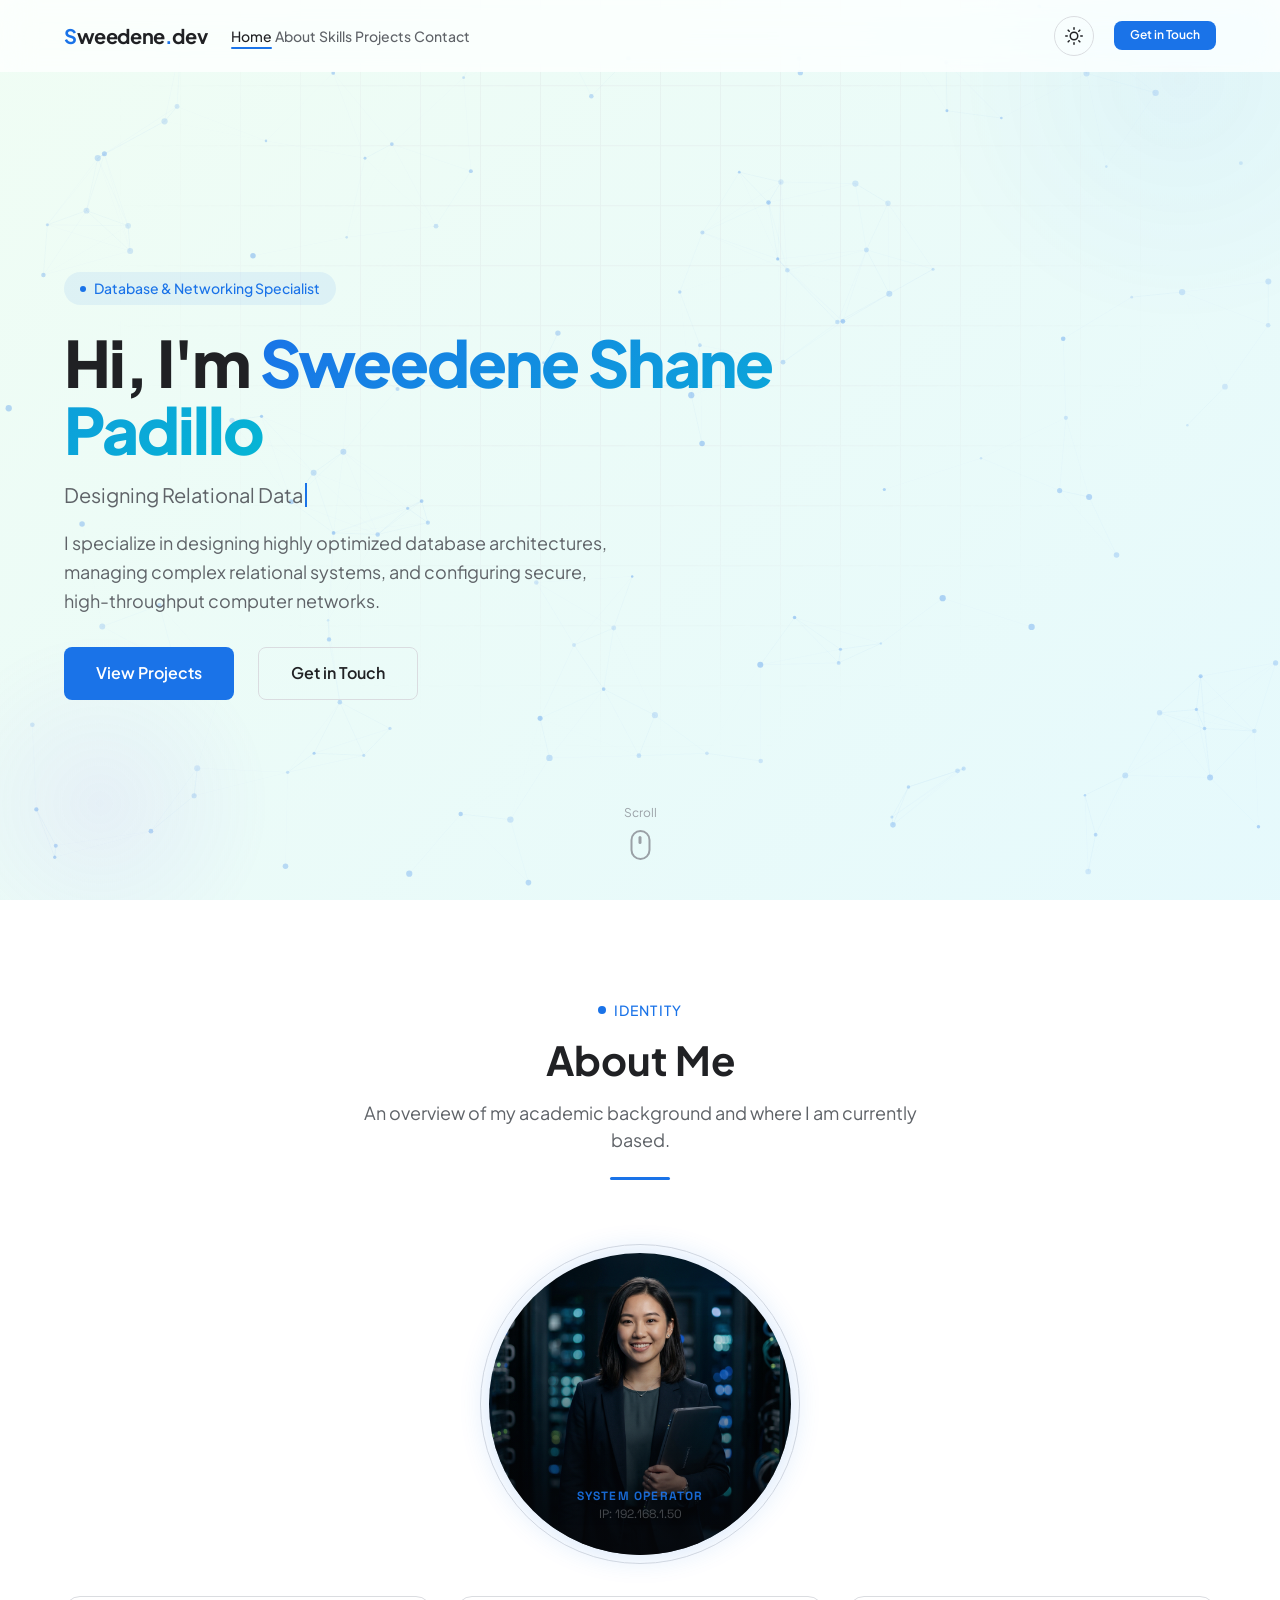
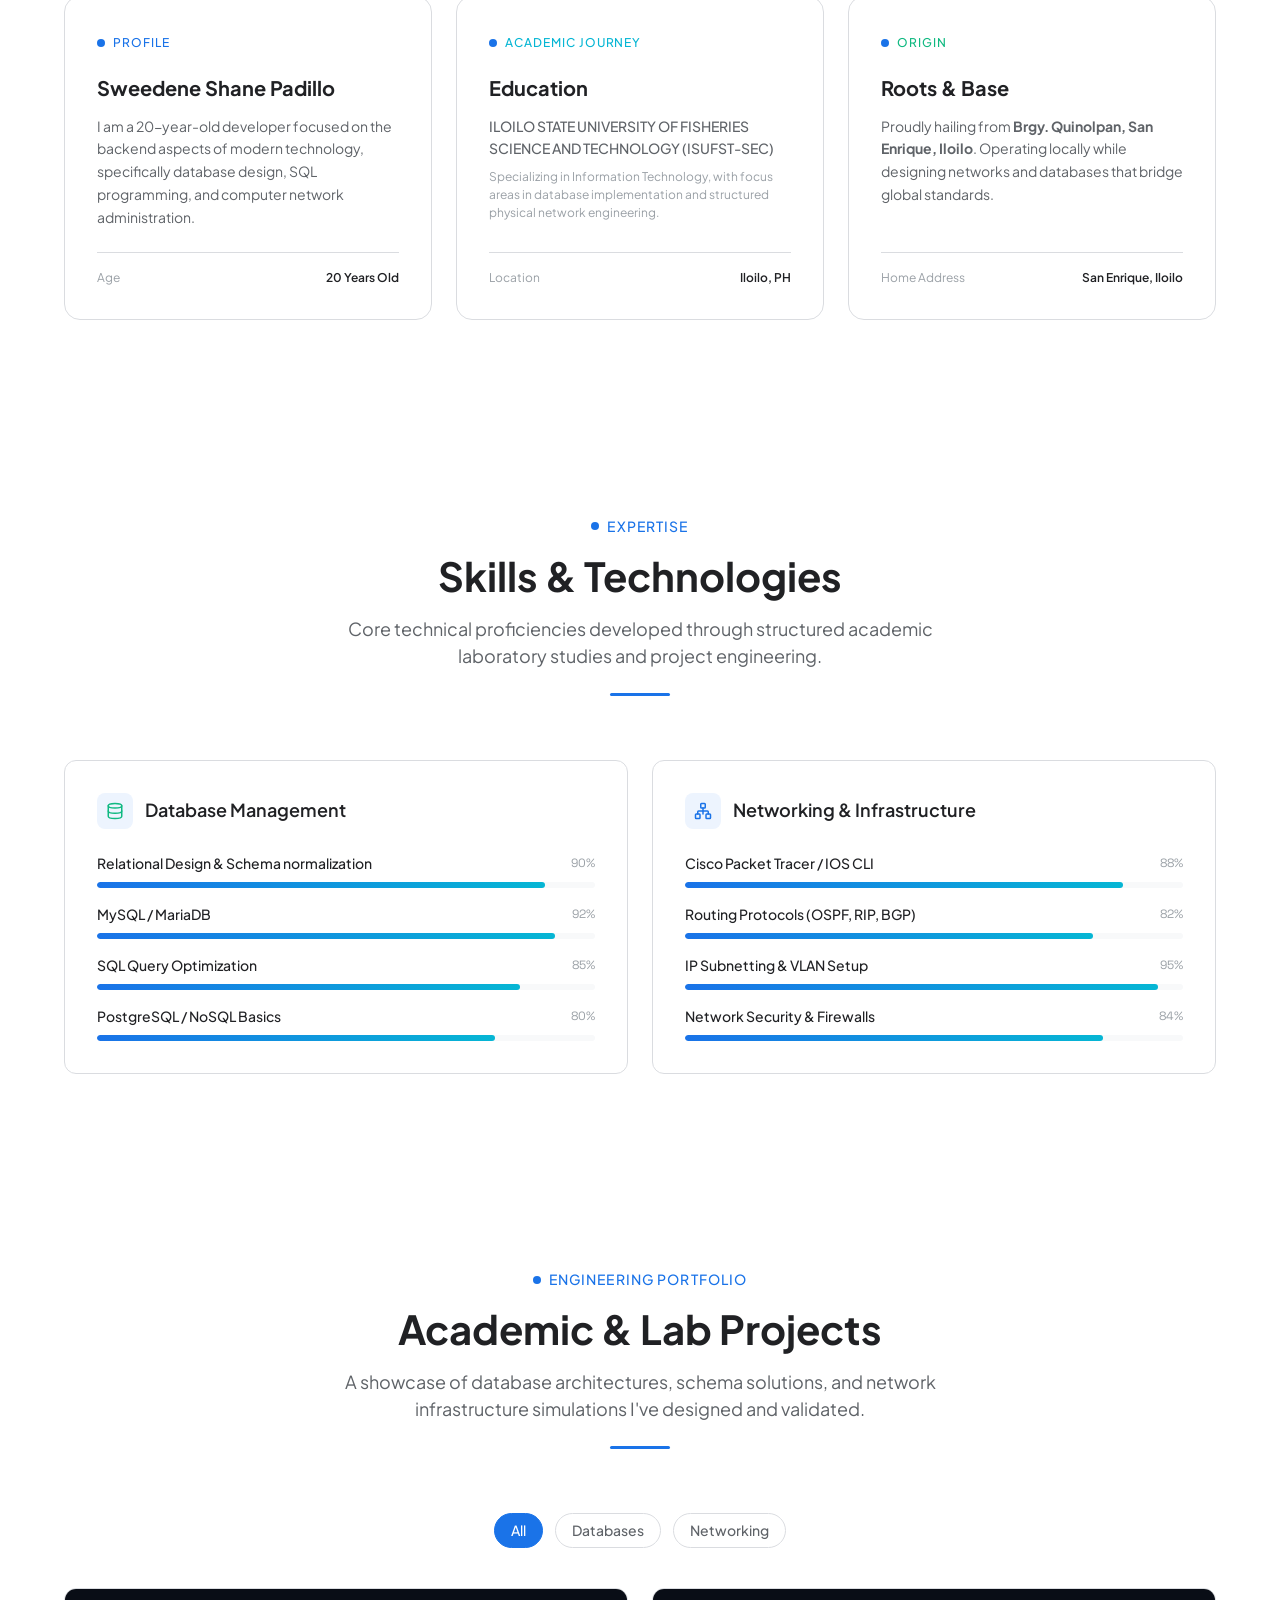
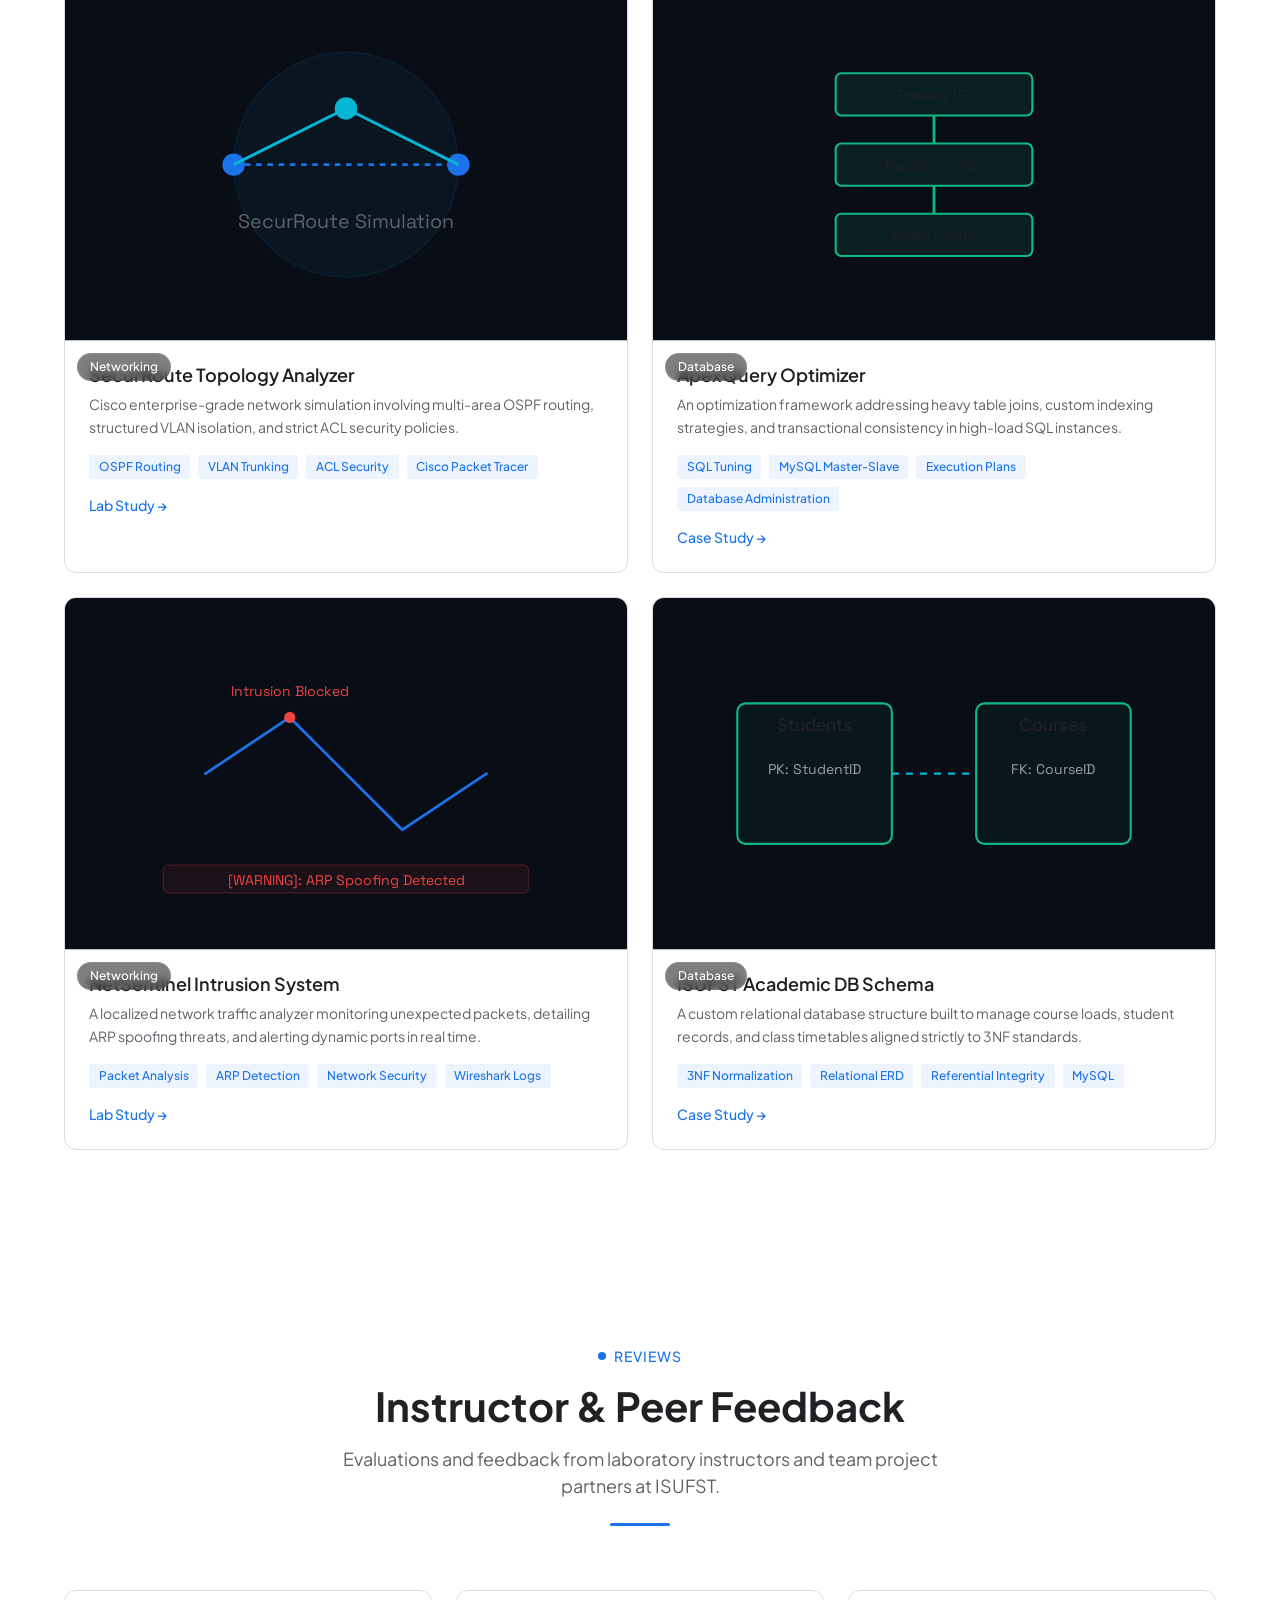
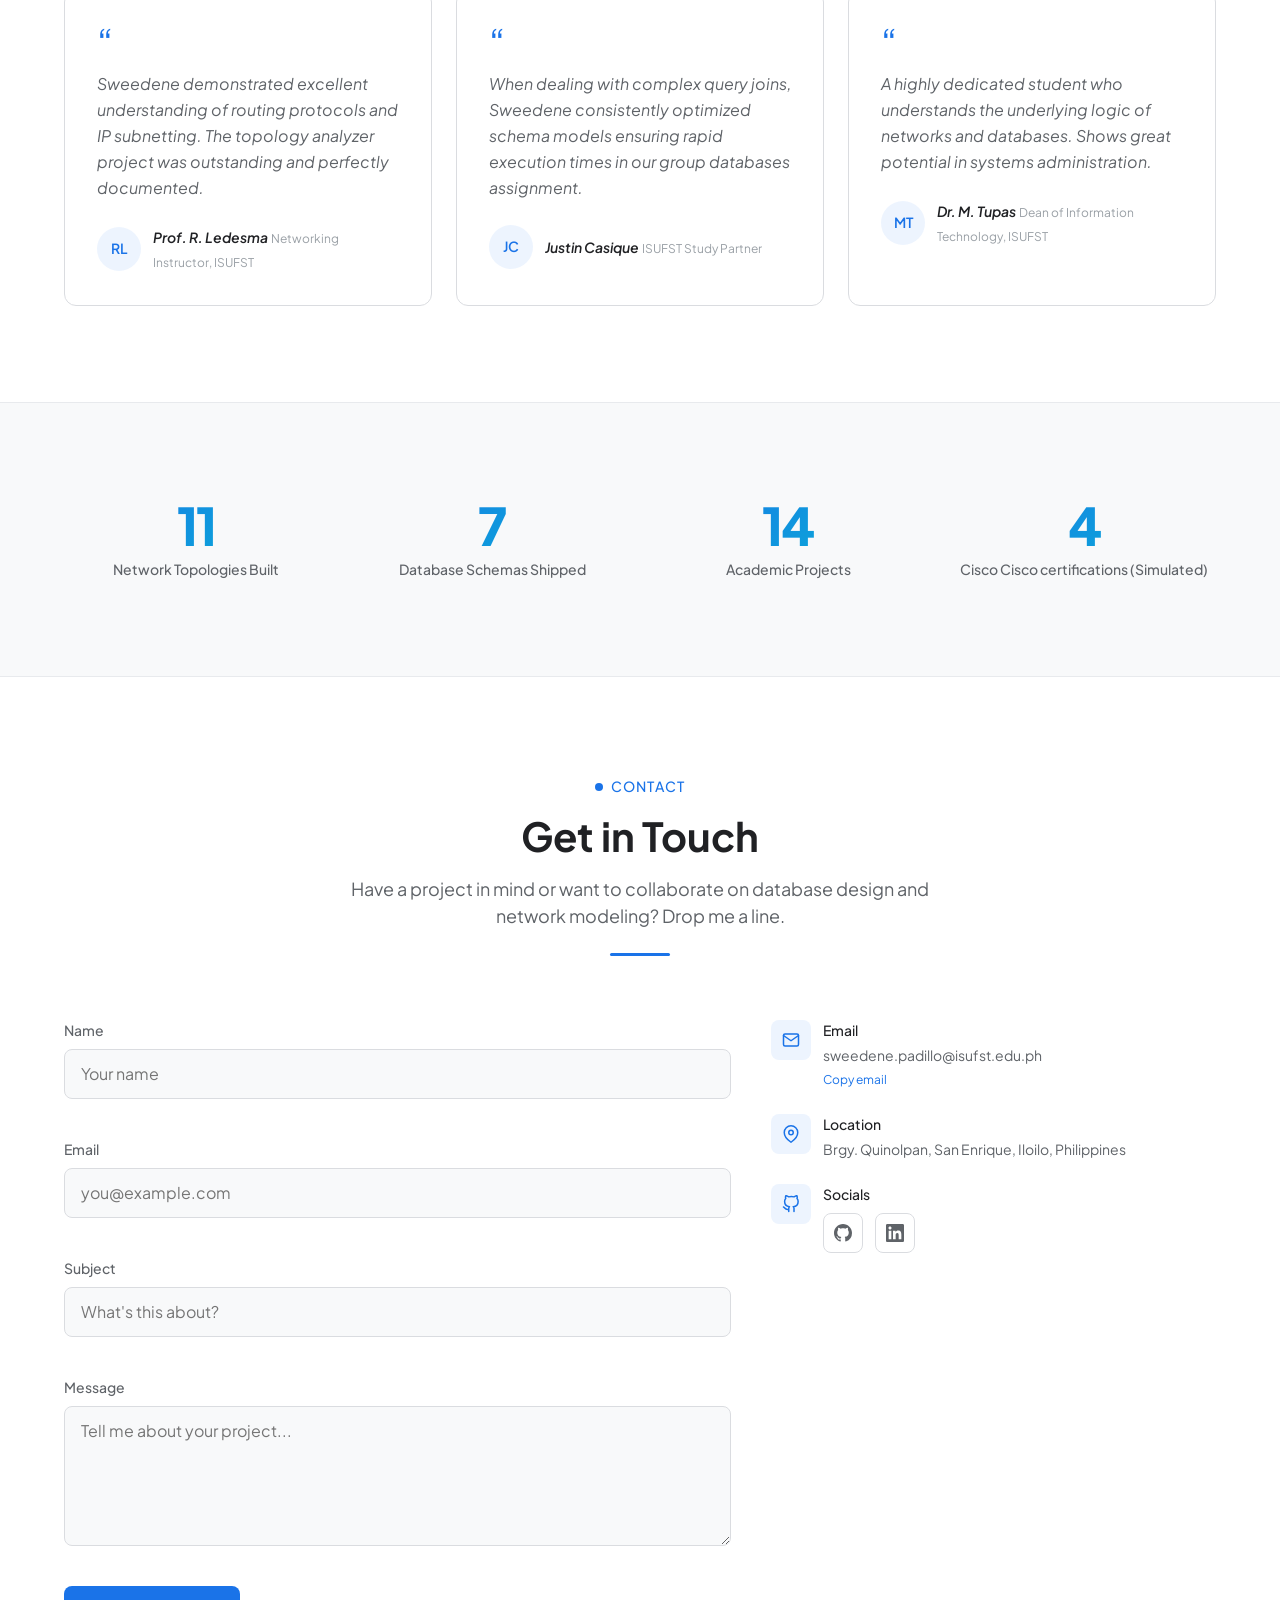
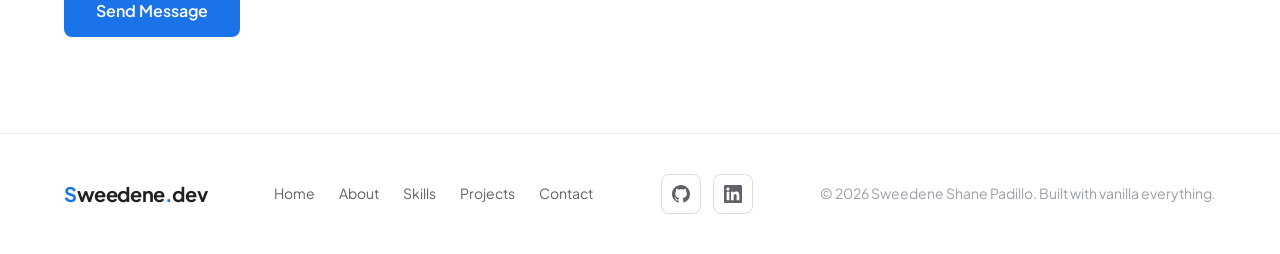
<file: index.html>
<!DOCTYPE html>
<html lang="en" data-theme="dark">
<head>
  <meta charset="UTF-8">
  <meta name="viewport" content="width=device-width, initial-scale=1.0">
  <title>Sweedene Shane Padillo | Database &amp; Networking Specialist</title>
  <meta name="description" content="Portfolio of Sweedene Shane Padillo — Database &amp; Networking specialist studying at Iloilo State University of Fisheries Science and Technology.">
  <meta name="robots" content="index, follow">

  <meta property="og:title" content="Sweedene Shane Padillo | Database &amp; Networking Specialist">
  <meta property="og:description" content="Database &amp; Networking specialist studying at Iloilo State University of Fisheries Science and Technology.">
  <meta property="og:type" content="website">

  <link rel="canonical" href="#">

  <link rel="stylesheet" href="css/variables.css">
  <link rel="stylesheet" href="css/reset.css">
  <link rel="stylesheet" href="css/layout.css">
  <link rel="stylesheet" href="css/components.css">
  <link rel="stylesheet" href="css/animations.css">
</head>
<body>
  <a href="#main" class="skip-link">Skip to content</a>

  <!-- SCROLL PROGRESS -->
  <div class="scroll-progress" aria-hidden="true">
    <div class="scroll-progress-bar" id="scrollProgressBar"></div>
  </div>

  <!-- HEADER -->
  <header class="header" role="banner">
    <div class="header-inner">
      <a href="#" class="logo">
        <span class="logo-accent">S</span>weedene<span class="logo-accent">.</span>dev
      </a>
      <nav class="nav-links" role="navigation" aria-label="Main navigation">
        <a href="#home" class="nav-link active">Home</a>
        <a href="#about" class="nav-link">About</a>
        <a href="#skills" class="nav-link">Skills</a>
        <a href="#projects" class="nav-link">Projects</a>
        <a href="#contact" class="nav-link">Contact</a>
      </nav>
      <div class="nav-actions">
        <button class="btn-icon" id="themeToggle" aria-label="Toggle theme">
          <svg id="themeIcon" width="18" height="18" viewBox="0 0 24 24" fill="none" stroke="currentColor" stroke-width="2" stroke-linecap="round" stroke-linejoin="round">
            <path d="M21 12.79A9 9 0 1 1 11.21 3 7 7 0 0 0 21 12.79z"/>
          </svg>
        </button>
        <a href="#contact" class="btn btn-sm btn-primary">Get in Touch</a>
      </div>
      <button class="hamburger" id="hamburger" aria-label="Toggle menu" aria-expanded="false" aria-controls="mobileNav">
        <span class="hamburger-bar"></span>
      </button>
    </div>

    <nav class="mobile-nav" id="mobileNav" role="navigation" aria-label="Mobile navigation">
      <a href="#home" class="nav-link">Home</a>
      <a href="#about" class="nav-link">About</a>
      <a href="#skills" class="nav-link">Skills</a>
      <a href="#projects" class="nav-link">Projects</a>
      <a href="#contact" class="nav-link">Contact</a>
      <div class="nav-actions" style="padding-top:var(--space-4)">
        <a href="#contact" class="btn btn-primary">Get in Touch</a>
      </div>
    </nav>
  </header>

  <!-- MAIN -->
  <main id="main">
    <!-- HERO -->
    <section id="home" class="hero">
      <div class="hero-bg">
        <div class="hero-grid" data-parallax="0.15"></div>
        <div class="hero-glow" data-parallax="-0.2"></div>
        <div class="hero-glow-2" data-parallax="0.1"></div>
        <div class="hero-mouse-glow" id="mouseGlow"></div>
      </div>
      <div class="container">
        <div class="hero-content">
          <div class="hero-badge">
            <span class="hero-badge-dot"></span>
            Database &amp; Networking Specialist
          </div>
          <h1 class="hero-title">
            Hi, I'm <span class="hero-title-gradient">Sweedene Shane Padillo</span>
          </h1>
          <p class="hero-subtitle">
            <span id="typewriter"></span><span class="hero-cursor"></span>
          </p>
          <p class="hero-desc">
            I specialize in designing highly optimized database architectures, managing complex relational systems, and configuring secure, high-throughput computer networks.
          </p>
          <div class="hero-actions">
            <a href="#projects" class="btn btn-primary btn-lg">View Projects</a>
            <a href="#contact" class="btn btn-secondary btn-lg">Get in Touch</a>
          </div>
        </div>
      </div>
      <div class="hero-scroll">
        <span>Scroll</span>
        <div class="hero-scroll-icon"></div>
      </div>
    </section>

    <!-- ABOUT SECTION -->
    <section id="about" class="section" style="padding: var(--space-24) 0;">
      <div class="container">
        <div class="section-header" data-reveal>
          <span class="section-label">Identity</span>
          <h2 class="section-title">About Me</h2>
          <p class="section-desc">
            An overview of my academic background and where I am currently based.
          </p>
          <div class="section-divider"></div>
        </div>

        <div class="about-grid" style="display: grid; grid-template-columns: 1fr; gap: var(--space-8); margin-top: var(--space-12); align-items: start;">
          <style>
            @media (min-width: 768px) {
              .about-grid {
                grid-template-columns: 320px 1fr;
              }
            }
            .profile-container {
              position: relative;
              border-radius: 50%;
              overflow: hidden;
              box-shadow: 0 0 30px var(--color-accent-glow);
              transition: all var(--transition-slow);
              aspect-ratio: 1 / 1;
            }
            .profile-container:hover {
              transform: translateY(-8px) scale(1.02);
              box-shadow: 0 0 45px var(--color-accent-glow), 0 0 15px var(--color-accent-2);
            }
            .profile-image {
              width: 100%;
              height: 100%;
              object-fit: cover;
              display: block;
              filter: saturate(0.9) brightness(0.95);
              transition: filter var(--transition-slow), transform var(--transition-slow);
            }
            .profile-container:hover .profile-image {
              filter: saturate(1.1) brightness(1.05);
              transform: scale(1.05);
            }
            .tech-overlay {
              position: absolute;
              inset: 0;
              background: linear-gradient(to top, rgba(6, 8, 12, 0.85), transparent 80%);
              display: flex;
              flex-direction: column;
              justify-content: flex-end;
              align-items: center;
              padding-bottom: var(--space-8);
              opacity: 0.9;
              pointer-events: none;
            }
            .matrix-animation {
              position: absolute;
              inset: 0;
              background: linear-gradient(180deg, transparent, rgba(14, 165, 233, 0.05) 50%, transparent);
              background-size: 100% 200%;
              animation: matrix-sweep 4s linear infinite;
              pointer-events: none;
            }
            @keyframes matrix-sweep {
              0% { background-position: 0% -200%; }
              100% { background-position: 0% 200%; }
            }
          </style>

          <!-- Left column: Profile Picture (Double Bezel + Matrix Sweep Animation) -->
          <div class="card-shell" style="background: rgba(255,255,255,0.02); border: 1px solid var(--color-border); padding: var(--space-2); border-radius: 50%; aspect-ratio: 1 / 1; max-width: 320px; margin: 0 auto; width: 100%;" data-reveal data-reveal-delay="1">
            <div class="card-core profile-container" style="background: var(--color-bg-card); border-radius: 50%; overflow: hidden; width: 100%; height: 100%;">
              <div class="matrix-animation"></div>
              <img src="assets/profile.png" alt="Sweedene Shane Padillo" class="profile-image">
              <div class="tech-overlay">
                <span style="font-family: var(--font-mono); font-size: var(--fs-xs); color: var(--color-accent); font-weight: bold; letter-spacing: 0.1em; text-transform: uppercase;">System Operator</span>
                <span style="font-size: var(--fs-xs); color: var(--color-text-secondary); font-family: var(--font-mono); opacity: 0.8;">IP: 192.168.1.50</span>
              </div>
            </div>
          </div>

          <!-- Right column: Bio / School cards grid -->
          <div style="display: grid; grid-template-columns: repeat(auto-fit, minmax(280px, 1fr)); gap: var(--space-6); height: 100%;">
            <!-- Card 1: Biography -->
            <div class="card-shell" style="background: rgba(255,255,255,0.02); border: 1px solid var(--color-border); padding: var(--space-2); border-radius: var(--radius-xl);" data-reveal data-reveal-delay="2">
              <div class="card-core" style="background: var(--color-bg-card); border-radius: calc(var(--radius-xl) - var(--space-2)); padding: var(--space-6); height: 100%; box-shadow: inset 0 1px 1px rgba(255,255,255,0.05); display: flex; flex-direction: column; justify-content: space-between;">
                <div>
                  <span class="section-label" style="color: var(--color-accent); font-size: var(--fs-xs);">Profile</span>
                  <h3 style="font-size: var(--fs-xl); font-weight: 700; margin-top: var(--space-2); margin-bottom: var(--space-4);">Sweedene Shane Padillo</h3>
                  <p style="color: var(--color-text-secondary); line-height: var(--lh-relaxed); font-size: var(--fs-sm);">
                    I am a 20-year-old developer focused on the backend aspects of modern technology, specifically database design, SQL programming, and computer network administration.
                  </p>
                </div>
                <div style="margin-top: var(--space-6); border-top: 1px solid var(--color-border); padding-top: var(--space-4);">
                  <div style="display: flex; justify-content: space-between; color: var(--color-text-muted); font-size: var(--fs-xs);">
                    <span>Age</span>
                    <span style="color: var(--color-text-primary); font-weight: 600;">20 Years Old</span>
                  </div>
                </div>
              </div>
            </div>

            <!-- Card 2: Education -->
            <div class="card-shell" style="background: rgba(255,255,255,0.02); border: 1px solid var(--color-border); padding: var(--space-2); border-radius: var(--radius-xl);" data-reveal data-reveal-delay="3">
              <div class="card-core" style="background: var(--color-bg-card); border-radius: calc(var(--radius-xl) - var(--space-2)); padding: var(--space-6); height: 100%; box-shadow: inset 0 1px 1px rgba(255,255,255,0.05); display: flex; flex-direction: column; justify-content: space-between;">
                <div>
                  <span class="section-label" style="color: var(--color-accent-2); font-size: var(--fs-xs);">Academic Journey</span>
                  <h3 style="font-size: var(--fs-xl); font-weight: 700; margin-top: var(--space-2); margin-bottom: var(--space-4);">Education</h3>
                  <p style="color: var(--color-text-secondary); line-height: var(--lh-relaxed); font-weight: 500; font-size: var(--fs-sm);">
                    ILOILO STATE UNIVERSITY OF FISHERIES SCIENCE AND TECHNOLOGY (ISUFST-SEC)
                  </p>
                  <p style="color: var(--color-text-muted); font-size: var(--fs-xs); margin-top: var(--space-2);">
                    Specializing in Information Technology, with focus areas in database implementation and structured physical network engineering.
                  </p>
                </div>
                <div style="margin-top: var(--space-6); border-top: 1px solid var(--color-border); padding-top: var(--space-4);">
                  <div style="display: flex; justify-content: space-between; color: var(--color-text-muted); font-size: var(--fs-xs);">
                    <span>Location</span>
                    <span style="color: var(--color-text-primary); font-weight: 600;">Iloilo, PH</span>
                  </div>
                </div>
              </div>
            </div>

            <!-- Card 3: Location Details -->
            <div class="card-shell" style="background: rgba(255,255,255,0.02); border: 1px solid var(--color-border); padding: var(--space-2); border-radius: var(--radius-xl);" data-reveal data-reveal-delay="4">
              <div class="card-core" style="background: var(--color-bg-card); border-radius: calc(var(--radius-xl) - var(--space-2)); padding: var(--space-6); height: 100%; box-shadow: inset 0 1px 1px rgba(255,255,255,0.05); display: flex; flex-direction: column; justify-content: space-between;">
                <div>
                  <span class="section-label" style="color: var(--color-accent-3); font-size: var(--fs-xs);">Origin</span>
                  <h3 style="font-size: var(--fs-xl); font-weight: 700; margin-top: var(--space-2); margin-bottom: var(--space-4);">Roots &amp; Base</h3>
                  <p style="color: var(--color-text-secondary); line-height: var(--lh-relaxed); font-size: var(--fs-sm);">
                    Proudly hailing from <strong>Brgy. Quinolpan, San Enrique, Iloilo</strong>. Operating locally while designing networks and databases that bridge global standards.
                  </p>
                </div>
                <div style="margin-top: var(--space-6); border-top: 1px solid var(--color-border); padding-top: var(--space-4);">
                  <div style="display: flex; justify-content: space-between; color: var(--color-text-muted); font-size: var(--fs-xs);">
                    <span>Home Address</span>
                    <span style="color: var(--color-text-primary); font-weight: 600;">San Enrique, Iloilo</span>
                  </div>
                </div>
              </div>
            </div>
          </div>

        </div>
      </div>
    </section>

    <!-- SKILLS -->
    <section id="skills" class="section">
      <div class="container">
        <div class="section-header" data-reveal>
          <span class="section-label">Expertise</span>
          <h2 class="section-title">Skills &amp; Technologies</h2>
          <p class="section-desc">
            Core technical proficiencies developed through structured academic laboratory studies and project engineering.
          </p>
          <div class="section-divider"></div>
        </div>
        <div class="skills-grid">
          
          <!-- Database Systems -->
          <div class="skill-category" data-reveal data-reveal-delay="1">
            <div class="skill-category-header">
              <div class="skill-category-icon" style="color: var(--color-accent-3)">
                <svg viewBox="0 0 24 24" fill="none" stroke="currentColor" stroke-width="2" stroke-linecap="round" stroke-linejoin="round">
                  <ellipse cx="12" cy="5" rx="9" ry="3"/>
                  <path d="M3 5v14c0 1.66 4 3 9 3s9-1.34 9-3V5"/>
                  <path d="M3 12c0 1.66 4 3 9 3s9-1.34 9-3"/>
                </svg>
              </div>
              <h3 class="skill-category-title">Database Management</h3>
            </div>
            <div class="skill-item">
              <div class="skill-item-header">
                <span class="skill-item-name">Relational Design &amp; Schema normalization</span>
                <span class="skill-item-pct">90%</span>
              </div>
              <div class="skill-bar">
                <div class="skill-bar-fill" data-skill="90"></div>
              </div>
            </div>
            <div class="skill-item">
              <div class="skill-item-header">
                <span class="skill-item-name">MySQL / MariaDB</span>
                <span class="skill-item-pct">92%</span>
              </div>
              <div class="skill-bar">
                <div class="skill-bar-fill" data-skill="92"></div>
              </div>
            </div>
            <div class="skill-item">
              <div class="skill-item-header">
                <span class="skill-item-name">SQL Query Optimization</span>
                <span class="skill-item-pct">85%</span>
              </div>
              <div class="skill-bar">
                <div class="skill-bar-fill" data-skill="85"></div>
              </div>
            </div>
            <div class="skill-item">
              <div class="skill-item-header">
                <span class="skill-item-name">PostgreSQL / NoSQL Basics</span>
                <span class="skill-item-pct">80%</span>
              </div>
              <div class="skill-bar">
                <div class="skill-bar-fill" data-skill="80"></div>
              </div>
            </div>
          </div>

          <!-- Computer Networking -->
          <div class="skill-category" data-reveal data-reveal-delay="2">
            <div class="skill-category-header">
              <div class="skill-category-icon" style="color: var(--color-accent)">
                <svg viewBox="0 0 24 24" fill="none" stroke="currentColor" stroke-width="2" stroke-linecap="round" stroke-linejoin="round">
                  <rect x="16" y="16" width="6" height="6" rx="1"/>
                  <rect x="2" y="16" width="6" height="6" rx="1"/>
                  <rect x="9" y="2" width="6" height="6" rx="1"/>
                  <path d="M12 8v8"/>
                  <path d="M5 16v-3a1 1 0 0 1 1-1h12a1 1 0 0 1 1 1v3"/>
                </svg>
              </div>
              <h3 class="skill-category-title">Networking &amp; Infrastructure</h3>
            </div>
            <div class="skill-item">
              <div class="skill-item-header">
                <span class="skill-item-name">Cisco Packet Tracer / IOS CLI</span>
                <span class="skill-item-pct">88%</span>
              </div>
              <div class="skill-bar">
                <div class="skill-bar-fill" data-skill="88"></div>
              </div>
            </div>
            <div class="skill-item">
              <div class="skill-item-header">
                <span class="skill-item-name">Routing Protocols (OSPF, RIP, BGP)</span>
                <span class="skill-item-pct">82%</span>
              </div>
              <div class="skill-bar">
                <div class="skill-bar-fill" data-skill="82"></div>
              </div>
            </div>
            <div class="skill-item">
              <div class="skill-item-header">
                <span class="skill-item-name">IP Subnetting &amp; VLAN Setup</span>
                <span class="skill-item-pct">95%</span>
              </div>
              <div class="skill-bar">
                <div class="skill-bar-fill" data-skill="95"></div>
              </div>
            </div>
            <div class="skill-item">
              <div class="skill-item-header">
                <span class="skill-item-name">Network Security &amp; Firewalls</span>
                <span class="skill-item-pct">84%</span>
              </div>
              <div class="skill-bar">
                <div class="skill-bar-fill" data-skill="84"></div>
              </div>
            </div>
          </div>

        </div>
      </div>
    </section>

    <!-- PROJECTS -->
    <section id="projects" class="section">
      <div class="container">
        <div class="section-header" data-reveal>
          <span class="section-label">Engineering Portfolio</span>
          <h2 class="section-title">Academic &amp; Lab Projects</h2>
          <p class="section-desc">
            A showcase of database architectures, schema solutions, and network infrastructure simulations I've designed and validated.
          </p>
          <div class="section-divider"></div>
        </div>
        <div class="project-filters" data-reveal data-reveal-delay="1">
          <button class="project-filter active" data-filter="all">All</button>
          <button class="project-filter" data-filter="database">Databases</button>
          <button class="project-filter" data-filter="networking">Networking</button>
        </div>
        <div class="projects-grid" id="projectsGrid">
          
          <!-- SecurRoute Analyzer -->
          <article class="project-card" data-category="networking" data-reveal data-reveal-delay="1">
            <div class="project-thumb">
              <svg viewBox="0 0 400 250" fill="none" xmlns="http://www.w3.org/2000/svg">
                <rect width="400" height="250" fill="#090d16"/>
                <circle cx="200" cy="125" r="80" fill="rgba(14,165,233,0.05)" stroke="rgba(14,165,233,0.1)"/>
                <line x1="120" y1="125" x2="280" y2="125" stroke="var(--color-accent)" stroke-width="2" stroke-dasharray="4 4"/>
                <circle cx="120" cy="125" r="8" fill="var(--color-accent)"/>
                <circle cx="200" cy="85" r="8" fill="var(--color-accent-2)"/>
                <circle cx="280" cy="125" r="8" fill="var(--color-accent)"/>
                <line x1="120" y1="125" x2="200" y2="85" stroke="var(--color-accent-2)" stroke-width="2"/>
                <line x1="200" y1="85" x2="280" y2="125" stroke="var(--color-accent-2)" stroke-width="2"/>
                <text x="200" y="170" text-anchor="middle" fill="var(--color-text-secondary)" font-size="14" font-family="var(--font-mono)">SecurRoute Simulation</text>
              </svg>
            </div>
            <div class="project-body">
              <span class="project-category">Networking</span>
              <h3 class="project-title">SecurRoute Topology Analyzer</h3>
              <p class="project-desc">
                Cisco enterprise-grade network simulation involving multi-area OSPF routing, structured VLAN isolation, and strict ACL security policies.
              </p>
              <div class="project-tags">
                <span class="project-tag">OSPF Routing</span>
                <span class="project-tag">VLAN Trunking</span>
                <span class="project-tag">ACL Security</span>
                <span class="project-tag">Cisco Packet Tracer</span>
              </div>
              <div class="project-links">
                <a href="project.html?id=1" class="project-link">Lab Study &rarr;</a>
              </div>
            </div>
          </article>

          <!-- ApexQuery Optimizer -->
          <article class="project-card" data-category="database" data-reveal data-reveal-delay="2">
            <div class="project-thumb">
              <svg viewBox="0 0 400 250" fill="none" xmlns="http://www.w3.org/2000/svg">
                <rect width="400" height="250" fill="#090d16"/>
                <rect x="130" y="60" width="140" height="30" rx="4" fill="rgba(16,185,129,0.1)" stroke="var(--color-accent-3)" stroke-width="1.5"/>
                <rect x="130" y="110" width="140" height="30" rx="4" fill="rgba(16,185,129,0.1)" stroke="var(--color-accent-3)" stroke-width="1.5"/>
                <rect x="130" y="160" width="140" height="30" rx="4" fill="rgba(16,185,129,0.1)" stroke="var(--color-accent-3)" stroke-width="1.5"/>
                <line x1="200" y1="90" x2="200" y2="110" stroke="var(--color-accent-3)" stroke-width="2"/>
                <line x1="200" y1="140" x2="200" y2="160" stroke="var(--color-accent-3)" stroke-width="2"/>
                <text x="200" y="79" text-anchor="middle" fill="var(--color-text-primary)" font-size="10" font-family="var(--font-mono)">Primary DB</text>
                <text x="200" y="129" text-anchor="middle" fill="var(--color-text-primary)" font-size="10" font-family="var(--font-mono)">Replica Cluster</text>
                <text x="200" y="179" text-anchor="middle" fill="var(--color-text-primary)" font-size="10" font-family="var(--font-mono)">Index Cache</text>
              </svg>
            </div>
            <div class="project-body">
              <span class="project-category">Database</span>
              <h3 class="project-title">ApexQuery Optimizer</h3>
              <p class="project-desc">
                An optimization framework addressing heavy table joins, custom indexing strategies, and transactional consistency in high-load SQL instances.
              </p>
              <div class="project-tags">
                <span class="project-tag">SQL Tuning</span>
                <span class="project-tag">MySQL Master-Slave</span>
                <span class="project-tag">Execution Plans</span>
                <span class="project-tag">Database Administration</span>
              </div>
              <div class="project-links">
                <a href="project.html?id=2" class="project-link">Case Study &rarr;</a>
              </div>
            </div>
          </article>

          <!-- NetSentinel IDS -->
          <article class="project-card" data-category="networking" data-reveal data-reveal-delay="3">
            <div class="project-thumb">
              <svg viewBox="0 0 400 250" fill="none" xmlns="http://www.w3.org/2000/svg">
                <rect width="400" height="250" fill="#090d16"/>
                <path d="M100 125 L160 85 L240 165 L300 125" stroke="var(--color-accent)" stroke-width="2" stroke-linecap="round" stroke-linejoin="round"/>
                <circle cx="160" cy="85" r="4" fill="var(--color-error)"/>
                <text x="160" y="70" text-anchor="middle" fill="var(--color-error)" font-size="10" font-family="var(--font-mono)">Intrusion Blocked</text>
                <rect x="70" y="190" width="260" height="20" rx="4" fill="rgba(239,68,68,0.08)" stroke="rgba(239,68,68,0.2)"/>
                <text x="200" y="204" text-anchor="middle" fill="var(--color-error)" font-size="10" font-family="var(--font-mono)">[WARNING]: ARP Spoofing Detected</text>
              </svg>
            </div>
            <div class="project-body">
              <span class="project-category">Networking</span>
              <h3 class="project-title">NetSentinel Intrusion System</h3>
              <p class="project-desc">
                A localized network traffic analyzer monitoring unexpected packets, detailing ARP spoofing threats, and alerting dynamic ports in real time.
              </p>
              <div class="project-tags">
                <span class="project-tag">Packet Analysis</span>
                <span class="project-tag">ARP Detection</span>
                <span class="project-tag">Network Security</span>
                <span class="project-tag">Wireshark Logs</span>
              </div>
              <div class="project-links">
                <a href="project.html?id=3" class="project-link">Lab Study &rarr;</a>
              </div>
            </div>
          </article>

          <!-- UniQuery Schema Designer -->
          <article class="project-card" data-category="database" data-reveal data-reveal-delay="4">
            <div class="project-thumb">
              <svg viewBox="0 0 400 250" fill="none" xmlns="http://www.w3.org/2000/svg">
                <rect width="400" height="250" fill="#090d16"/>
                <rect x="60" y="75" width="110" height="100" rx="6" fill="rgba(16,185,129,0.05)" stroke="var(--color-accent-3)" stroke-width="1.5"/>
                <rect x="230" y="75" width="110" height="100" rx="6" fill="rgba(16,185,129,0.05)" stroke="var(--color-accent-3)" stroke-width="1.5"/>
                <line x1="170" y1="125" x2="230" y2="125" stroke="var(--color-accent-2)" stroke-width="1.5" stroke-dasharray="5 5"/>
                <text x="115" y="95" text-anchor="middle" fill="var(--color-text-primary)" font-size="12" font-weight="600">Students</text>
                <text x="285" y="95" text-anchor="middle" fill="var(--color-text-primary)" font-size="12" font-weight="600">Courses</text>
                <text x="115" y="125" text-anchor="middle" fill="var(--color-text-muted)" font-size="10" font-family="var(--font-mono)">PK: StudentID</text>
                <text x="285" y="125" text-anchor="middle" fill="var(--color-text-muted)" font-size="10" font-family="var(--font-mono)">FK: CourseID</text>
              </svg>
            </div>
            <div class="project-body">
              <span class="project-category">Database</span>
              <h3 class="project-title">ISUFST Academic DB Schema</h3>
              <p class="project-desc">
                A custom relational database structure built to manage course loads, student records, and class timetables aligned strictly to 3NF standards.
              </p>
              <div class="project-tags">
                <span class="project-tag">3NF Normalization</span>
                <span class="project-tag">Relational ERD</span>
                <span class="project-tag">Referential Integrity</span>
                <span class="project-tag">MySQL</span>
              </div>
              <div class="project-links">
                <a href="project.html?id=4" class="project-link">Case Study &rarr;</a>
              </div>
            </div>
          </article>

        </div>
      </div>
    </section>

    <!-- TESTIMONIALS -->
    <section id="testimonials" class="section">
      <div class="container">
        <div class="section-header" data-reveal>
          <span class="section-label">Reviews</span>
          <h2 class="section-title">Instructor &amp; Peer Feedback</h2>
          <p class="section-desc">
            Evaluations and feedback from laboratory instructors and team project partners at ISUFST.
          </p>
          <div class="section-divider"></div>
        </div>
        <div class="testimonials-grid">
          <blockquote class="testimonial-card" data-reveal data-reveal-delay="1">
            <p class="testimonial-quote">
              Sweedene demonstrated excellent understanding of routing protocols and IP subnetting. The topology analyzer project was outstanding and perfectly documented.
            </p>
            <footer class="testimonial-author">
              <div class="testimonial-avatar">RL</div>
              <div>
                <cite class="testimonial-name">Prof. R. Ledesma</cite>
                <span class="testimonial-role">Networking Instructor, ISUFST</span>
              </div>
            </footer>
          </blockquote>
          <blockquote class="testimonial-card" data-reveal data-reveal-delay="2">
            <p class="testimonial-quote">
              When dealing with complex query joins, Sweedene consistently optimized schema models ensuring rapid execution times in our group databases assignment.
            </p>
            <footer class="testimonial-author">
              <div class="testimonial-avatar">JC</div>
              <div>
                <cite class="testimonial-name">Justin Casique</cite>
                <span class="testimonial-role">ISUFST Study Partner</span>
              </div>
            </footer>
          </blockquote>
          <blockquote class="testimonial-card" data-reveal data-reveal-delay="3">
            <p class="testimonial-quote">
              A highly dedicated student who understands the underlying logic of networks and databases. Shows great potential in systems administration.
            </p>
            <footer class="testimonial-author">
              <div class="testimonial-avatar">MT</div>
              <div>
                <cite class="testimonial-name">Dr. M. Tupas</cite>
                <span class="testimonial-role">Dean of Information Technology, ISUFST</span>
              </div>
            </footer>
          </blockquote>
        </div>
      </div>
    </section>

    <!-- STATS -->
    <section id="stats" class="stats section">
      <div class="container">
        <div class="stats-grid">
          <div class="stat" data-reveal>
            <div class="stat-number" data-counter="12">0</div>
            <div class="stat-label">Network Topologies Built</div>
          </div>
          <div class="stat" data-reveal data-reveal-delay="1">
            <div class="stat-number" data-counter="8">0</div>
            <div class="stat-label">Database Schemas Shipped</div>
          </div>
          <div class="stat" data-reveal data-reveal-delay="2">
            <div class="stat-number" data-counter="15">0</div>
            <div class="stat-label">Academic Projects</div>
          </div>
          <div class="stat" data-reveal data-reveal-delay="3">
            <div class="stat-number" data-counter="4">0</div>
            <div class="stat-label">Cisco Cisco certifications (Simulated)</div>
          </div>
        </div>
      </div>
    </section>

    <!-- CONTACT -->
    <section id="contact" class="section">
      <div class="container">
        <div class="section-header" data-reveal>
          <span class="section-label">Contact</span>
          <h2 class="section-title">Get in Touch</h2>
          <p class="section-desc">
            Have a project in mind or want to collaborate on database design and network modeling? Drop me a line.
          </p>
          <div class="section-divider"></div>
        </div>
        <div class="contact-grid">
          <form class="contact-form" id="contactForm" data-form novalidate>
            <div class="form-group">
              <label class="form-label" for="formName">Name</label>
              <input class="form-input" type="text" id="formName" name="name" placeholder="Your name" required minlength="2" autocomplete="name">
              <span class="form-error" id="formNameError"></span>
            </div>
            <div class="form-group">
              <label class="form-label" for="formEmail">Email</label>
              <input class="form-input" type="email" id="formEmail" name="email" placeholder="you@example.com" required autocomplete="email">
              <span class="form-error" id="formEmailError"></span>
            </div>
            <div class="form-group">
              <label class="form-label" for="formSubject">Subject</label>
              <input class="form-input" type="text" id="formSubject" name="subject" placeholder="What's this about?" required minlength="3">
              <span class="form-error" id="formSubjectError"></span>
            </div>
            <div class="form-group">
              <label class="form-label" for="formMessage">Message</label>
              <textarea class="form-textarea" id="formMessage" name="message" placeholder="Tell me about your project..." required minlength="10"></textarea>
              <span class="form-error" id="formMessageError"></span>
            </div>
            <button class="btn btn-primary btn-lg form-submit" type="submit">
              Send Message
            </button>
          </form>
          <div class="contact-info">
            <div class="contact-item">
              <div class="contact-icon">
                <svg viewBox="0 0 24 24" fill="none" stroke="currentColor" stroke-width="2" stroke-linecap="round" stroke-linejoin="round">
                  <path d="M4 4h16c1.1 0 2 .9 2 2v12c0 1.1-.9 2-2 2H4c-1.1 0-2-.9-2-2V6c0-1.1.9-2 2-2z"/>
                  <polyline points="22,6 12,13 2,6"/>
                </svg>
              </div>
              <div>
                <p class="contact-item-label">Email</p>
                <p class="contact-item-value" id="contactEmail">sweedene.padillo@isufst.edu.ph</p>
                <button class="contact-copy-btn" id="copyEmailBtn" aria-label="Copy email address">
                  Copy email
                </button>
              </div>
            </div>
            <div class="contact-item">
              <div class="contact-icon">
                <svg viewBox="0 0 24 24" fill="none" stroke="currentColor" stroke-width="2" stroke-linecap="round" stroke-linejoin="round">
                  <path d="M21 10c0 7-9 13-9 13s-9-6-9-13a9 9 0 0 1 18 0z"/>
                  <circle cx="12" cy="10" r="3"/>
                </svg>
              </div>
              <div>
                <p class="contact-item-label">Location</p>
                <p class="contact-item-value">Brgy. Quinolpan, San Enrique, Iloilo, Philippines</p>
              </div>
            </div>
            <div class="contact-item">
              <div class="contact-icon">
                <svg viewBox="0 0 24 24" fill="none" stroke="currentColor" stroke-width="2" stroke-linecap="round" stroke-linejoin="round">
                  <path d="M9 19c-5 1.5-5-2.5-7-3m14 6v-3.87a3.37 3.37 0 0 0-.94-2.61c3.14-.35 6.44-1.54 6.44-7A5.44 5.44 0 0 0 20 4.77 5.07 5.07 0 0 0 19.91 1S18.73.65 16 2.48a13.38 13.38 0 0 0-7 0C6.27.65 5.09 1 5.09 1A5.07 5.07 0 0 0 5 4.77a5.44 5.44 0 0 0-1.5 3.78c0 5.42 3.3 6.61 6.44 7A3.37 3.37 0 0 0 9 18.13V22"/>
                </svg>
              </div>
              <div>
                <p class="contact-item-label">Socials</p>
                <div class="contact-socials">
                  <a href="#" class="contact-social-link" aria-label="GitHub" target="_blank" rel="noopener">
                    <svg viewBox="0 0 24 24" fill="currentColor">
                      <path d="M12 0C5.37 0 0 5.37 0 12c0 5.31 3.435 9.795 8.205 11.385.6.105.825-.255.825-.57 0-.285-.015-1.23-.015-2.235-3.015.555-3.795-.735-4.035-1.41-.135-.345-.72-1.41-1.23-1.695-.42-.225-1.02-.78-.015-.795.945-.015 1.62.87 1.845 1.23 1.08 1.815 2.805 1.305 3.495.99.105-.78.42-1.305.765-1.605-2.67-.3-5.46-1.335-5.46-5.925 0-1.305.465-2.385 1.23-3.225-.12-.3-.54-1.53.12-3.18 0 0 1.005-.315 3.3 1.23.96-.27 1.98-.405 3-.405s2.04.135 3 .405c2.295-1.56 3.3-1.23 3.3-1.23.66 1.65.24 2.88.12 3.18.765.84 1.23 1.905 1.23 3.225 0 4.605-2.805 5.625-5.475 5.925.435.375.81 1.095.81 2.22 0 1.605-.015 2.895-.015 3.3 0 .315.225.69.825.57A12.02 12.02 0 0 0 24 12c0-6.63-5.37-12-12-12z"/>
                    </svg>
                  </a>
                  <a href="#" class="contact-social-link" aria-label="LinkedIn" target="_blank" rel="noopener">
                    <svg viewBox="0 0 24 24" fill="currentColor">
                      <path d="M20.447 20.452h-3.554v-5.569c0-1.328-.027-3.037-1.852-3.037-1.853 0-2.136 1.445-2.136 2.939v5.667H9.351V9h3.414v1.561h.046c.477-.9 1.637-1.85 3.37-1.85 3.601 0 4.267 2.37 4.267 5.455v6.286zM5.337 7.433c-1.144 0-2.063-.926-2.063-2.065 0-1.138.92-2.063 2.063-2.063 1.14 0 2.064.925 2.064 2.063 0 1.139-.925 2.065-2.064 2.065zm1.782 13.019H3.555V9h3.564v11.452zM22.225 0H1.771C.792 0 0 .774 0 1.729v20.542C0 23.227.792 24 1.771 24h20.451C23.2 24 24 23.227 24 22.271V1.729C24 .774 23.2 0 22.222 0h.003z"/>
                    </svg>
                  </a>
                </div>
              </div>
            </div>
          </div>
        </div>
      </div>
    </section>
  </main>

  <!-- FOOTER -->
  <footer class="footer" role="contentinfo">
    <div class="container">
      <div class="footer-inner">
        <a href="#" class="logo">
          <span class="logo-accent">S</span>weedene<span class="logo-accent">.</span>dev
        </a>
        <nav class="footer-nav" aria-label="Footer navigation">
          <a href="#home" class="footer-link">Home</a>
          <a href="#about" class="footer-link">About</a>
          <a href="#skills" class="footer-link">Skills</a>
          <a href="#projects" class="footer-link">Projects</a>
          <a href="#contact" class="footer-link">Contact</a>
        </nav>
        <div class="footer-socials">
          <a href="#" class="contact-social-link" aria-label="GitHub" target="_blank" rel="noopener">
            <svg viewBox="0 0 24 24" fill="currentColor" width="18" height="18">
              <path d="M12 0C5.37 0 0 5.37 0 12c0 5.31 3.435 9.795 8.205 11.385.6.105.825-.255.825-.57 0-.285-.015-1.23-.015-2.235-3.015.555-3.795-.735-4.035-1.41-.135-.345-.72-1.41-1.23-1.695-.42-.225-1.02-.78-.015-.795.945-.015 1.62.87 1.845 1.23 1.08 1.815 2.805 1.305 3.495.99.105-.78.42-1.305.765-1.605-2.67-.3-5.46-1.335-5.46-5.925 0-1.305.465-2.385 1.23-3.225-.12-.3-.54-1.53.12-3.18 0 0 1.005-.315 3.3 1.23.96-.27 1.98-.405 3-.405s2.04.135 3 .405c2.295-1.56 3.3-1.23 3.3-1.23.66 1.65.24 2.88.12 3.18.765.84 1.23 1.905 1.23 3.225 0 4.605-2.805 5.625-5.475 5.925.435.375.81 1.095.81 2.22 0 1.605-.015 2.895-.015 3.3 0 .315.225.69.825.57A12.02 12.02 0 0 0 24 12c0-6.63-5.37-12-12-12z"/>
            </svg>
          </a>
          <a href="#" class="contact-social-link" aria-label="LinkedIn" target="_blank" rel="noopener">
            <svg viewBox="0 0 24 24" fill="currentColor" width="18" height="18">
              <path d="M20.447 20.452h-3.554v-5.569c0-1.328-.027-3.037-1.852-3.037-1.853 0-2.136 1.445-2.136 2.939v5.667H9.351V9h3.414v1.561h.046c.477-.9 1.637-1.85 3.37-1.85 3.601 0 4.267 2.37 4.267 5.455v6.286zM5.337 7.433c-1.144 0-2.063-.926-2.063-2.065 0-1.138.92-2.063 2.063-2.063 1.14 0 2.064.925 2.064 2.063 0 1.139-.925 2.065-2.064 2.065zm1.782 13.019H3.555V9h3.564v11.452zM22.225 0H1.771C.792 0 0 .774 0 1.729v20.542C0 23.227.792 24 1.771 24h20.451C23.2 24 24 23.227 24 22.271V1.729C24 .774 23.2 0 22.222 0h.003z"/>
            </svg>
          </a>
        </div>
        <p class="footer-copy">&copy; 2026 Sweedene Shane Padillo. Built with vanilla everything.</p>
      </div>
    </div>
  </footer>

  <!-- BACK TO TOP -->
  <button class="back-to-top" id="backToTop" aria-label="Back to top">
    <svg viewBox="0 0 24 24" fill="none" stroke="currentColor" stroke-width="2" stroke-linecap="round" stroke-linejoin="round">
      <polyline points="18 15 12 9 6 15"/>
    </svg>
    <svg class="back-to-top-ring" viewBox="0 0 44 44">
      <circle cx="22" cy="22" r="20"/>
    </svg>
  </button>

  <!-- TOAST CONTAINER -->
  <div class="toast-container" id="toastContainer" role="status" aria-live="polite"></div>

  <!-- SCRIPTS -->
  <script src="js/navigation.js"></script>
  <script src="js/theme.js"></script>
  <script src="js/particles.js"></script>
  <script src="js/animations.js"></script>
  <script src="js/forms.js"></script>
  <script src="js/main.js"></script>
</body>
</html>
</file>
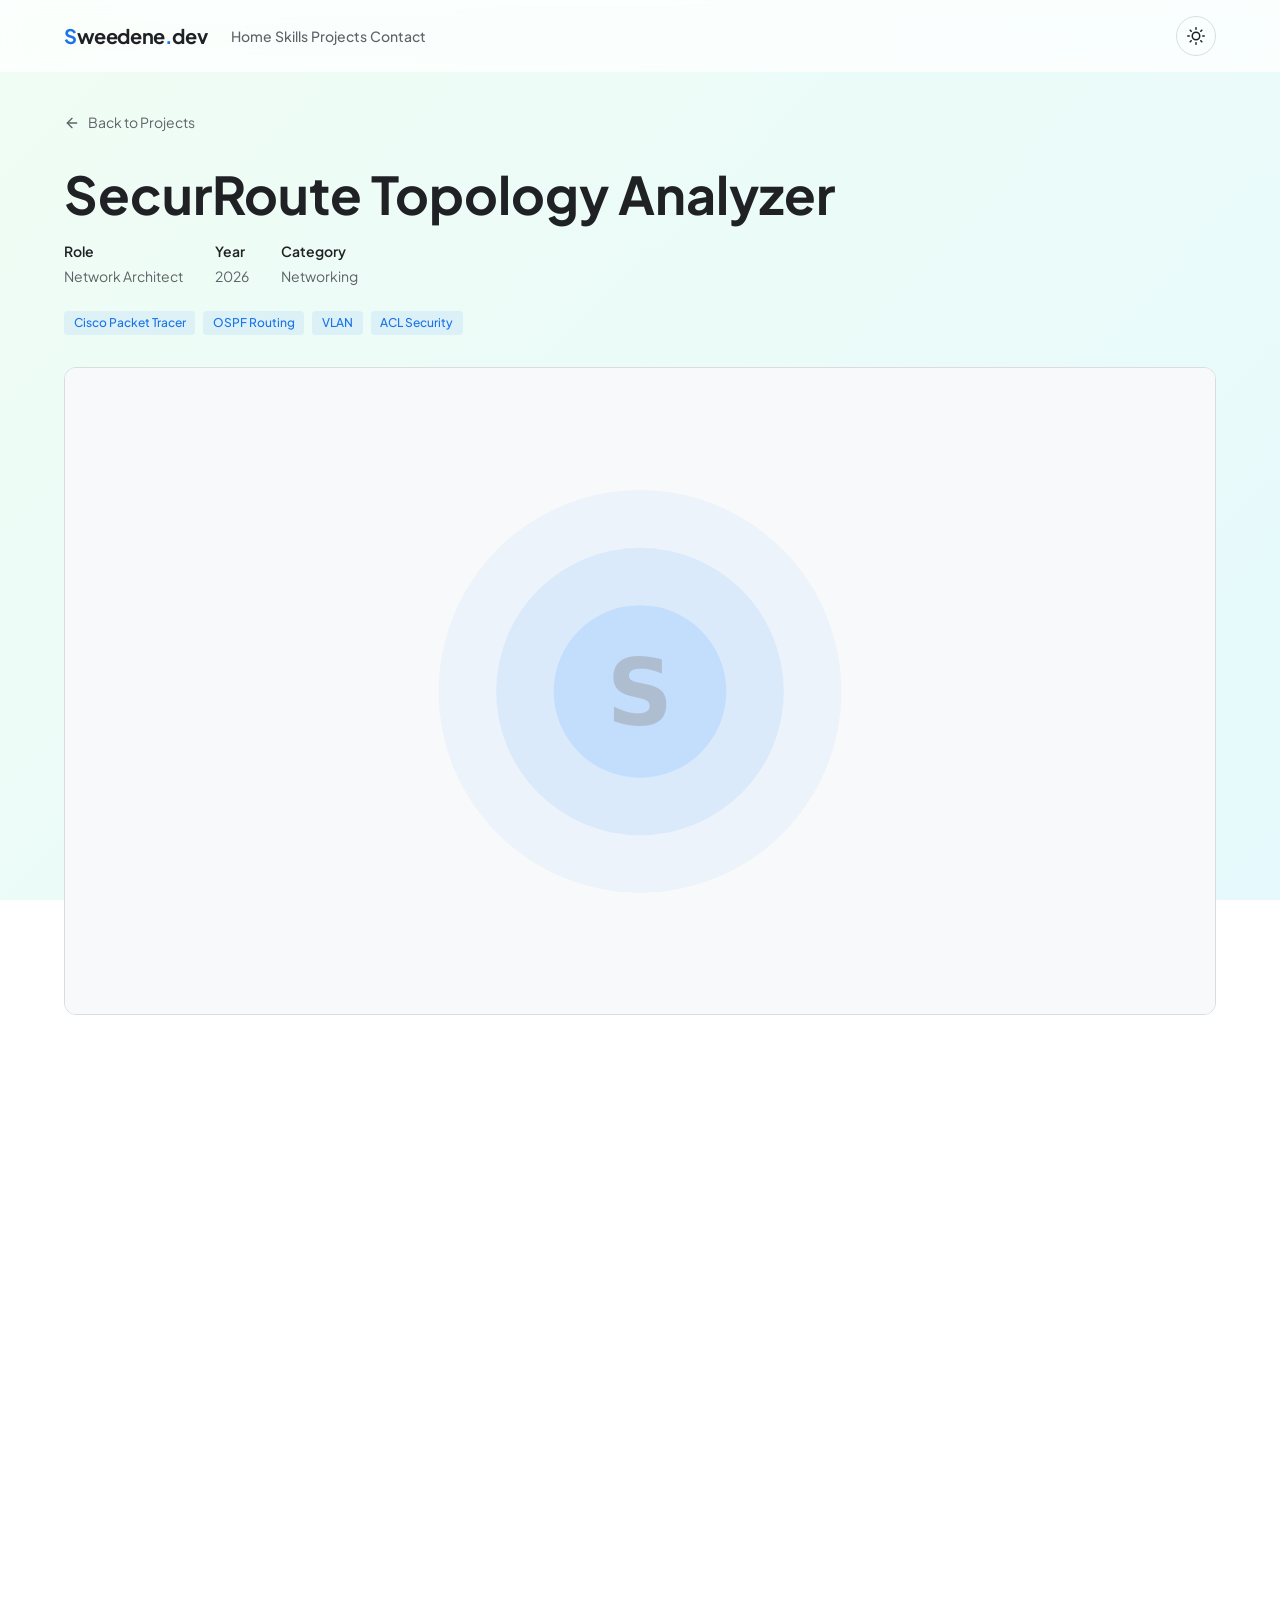
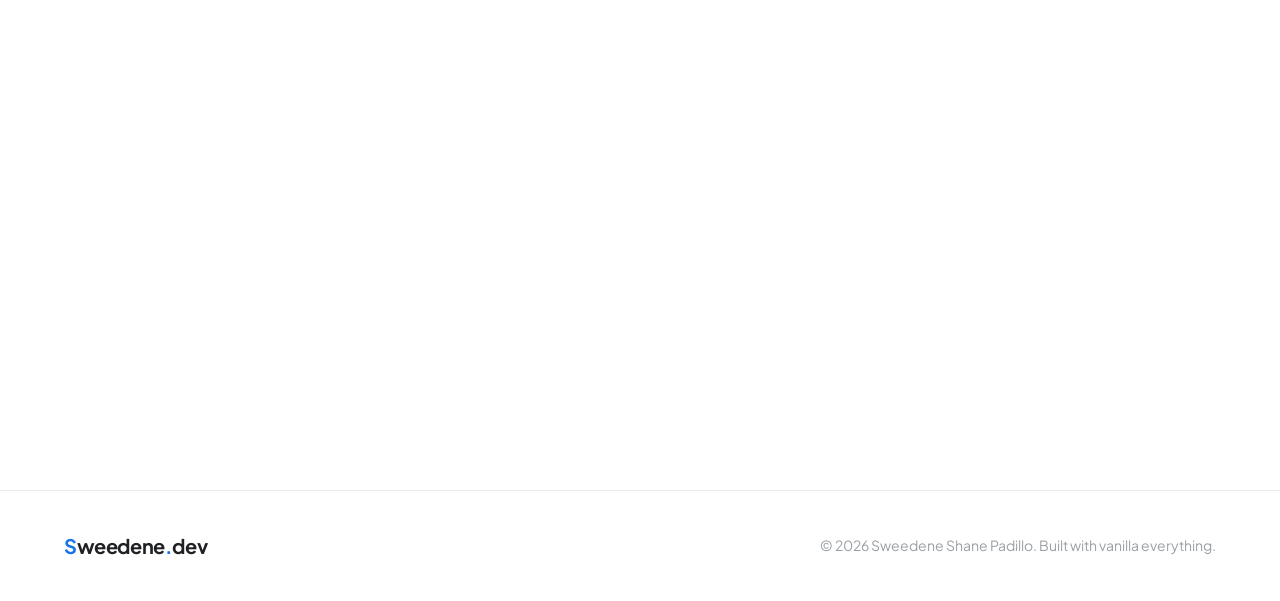
<file: project.html>
<!DOCTYPE html>
<html lang="en" data-theme="dark">
<head>
  <meta charset="UTF-8">
  <meta name="viewport" content="width=device-width, initial-scale=1.0">
  <title>Project Detail | Sweedene Shane Padillo</title>
  <meta name="description" content="Case study and details of a Database and Networking project by Sweedene Shane Padillo.">
  <meta name="robots" content="index, follow">

  <meta property="og:title" content="Project Detail | Alex Chen">
  <meta property="og:description" content="Case study and details of an app development project.">
  <meta property="og:type" content="website">

  <link rel="canonical" href="https://alexchen.dev/project.html">

  <link rel="stylesheet" href="css/variables.css">
  <link rel="stylesheet" href="css/reset.css">
  <link rel="stylesheet" href="css/layout.css">
  <link rel="stylesheet" href="css/components.css">
  <link rel="stylesheet" href="css/animations.css">
</head>
<body>
  <a href="#main" class="skip-link">Skip to content</a>

  <!-- SCROLL PROGRESS -->
  <div class="scroll-progress" aria-hidden="true">
    <div class="scroll-progress-bar" id="scrollProgressBar"></div>
  </div>

  <!-- HEADER -->
  <header class="header" role="banner">
    <div class="header-inner">
      <a href="index.html" class="logo">
        <span class="logo-accent">S</span>weedene<span class="logo-accent">.</span>dev
      </a>
      <nav class="nav-links" role="navigation" aria-label="Main navigation">
        <a href="index.html#home" class="nav-link">Home</a>
        <a href="index.html#skills" class="nav-link">Skills</a>
        <a href="index.html#projects" class="nav-link active">Projects</a>
        <a href="index.html#contact" class="nav-link">Contact</a>
      </nav>
      <div class="nav-actions">
        <button class="btn-icon" id="themeToggle" aria-label="Toggle theme">
          <svg id="themeIcon" width="18" height="18" viewBox="0 0 24 24" fill="none" stroke="currentColor" stroke-width="2" stroke-linecap="round" stroke-linejoin="round">
            <path d="M21 12.79A9 9 0 1 1 11.21 3 7 7 0 0 0 21 12.79z"/>
          </svg>
        </button>
      </div>
      <button class="hamburger" id="hamburger" aria-label="Toggle menu" aria-expanded="false" aria-controls="mobileNav">
        <span class="hamburger-bar"></span>
      </button>
    </div>
    <nav class="mobile-nav" id="mobileNav" role="navigation" aria-label="Mobile navigation">
      <a href="index.html#home" class="nav-link">Home</a>
      <a href="index.html#skills" class="nav-link">Skills</a>
      <a href="index.html#projects" class="nav-link">Projects</a>
      <a href="index.html#contact" class="nav-link">Contact</a>
    </nav>
  </header>

  <main id="main">
    <div class="container">
      <article class="project-detail" id="projectDetail">
        <a href="index.html#projects" class="project-back">
          <svg width="16" height="16" viewBox="0 0 24 24" fill="none" stroke="currentColor" stroke-width="2" stroke-linecap="round" stroke-linejoin="round">
            <polyline points="19 12 5 12"/>
            <polyline points="12 19 5 12 12 5"/>
          </svg>
          Back to Projects
        </a>
        <div id="projectContent">
          <div class="flex-center" style="padding:6rem 0;color:var(--color-text-muted)">
            <div class="spinner"></div>
            <span style="margin-left:var(--space-3)">Loading project...</span>
          </div>
        </div>
      </article>
    </div>
  </main>

  <footer class="footer" role="contentinfo">
    <div class="container">
      <div class="footer-inner">
        <a href="index.html" class="logo">
          <span class="logo-accent">S</span>weedene<span class="logo-accent">.</span>dev
        </a>
        <p class="footer-copy">&copy; 2026 Sweedene Shane Padillo. Built with vanilla everything.</p>
      </div>
    </div>
  </footer>

  <script src="js/theme.js"></script>
  <script src="js/navigation.js"></script>
  <script src="js/animations.js"></script>
  <script>
    const projects = [
      {
        id: 1,
        title: "SecurRoute Topology Analyzer",
        category: "Networking",
        role: "Network Architect",
        year: "2026",
        tags: ["Cisco Packet Tracer", "OSPF Routing", "VLAN", "ACL Security"],
        image: "",
        description: `
          <p>The SecurRoute Topology Analyzer is an enterprise-grade network simulation designed for multi-branch environments. Built to address routing efficiency and data security, the simulation maps out hierarchical network design spanning three virtual departments with distinct security clearance tiers.</p>
          <p>The major challenge was establishing dynamic routing configurations that could seamlessly switch paths during route failures. We configured Multi-Area OSPF (Open Shortest Path First) alongside Inter-VLAN routing to allow fast switching and isolation of high-security server rooms.</p>
        `,
        highlights: [
          "Dynamic routing configuration with Multi-Area OSPF achieving sub-second path recovery",
          "VLAN Trunking Protocol (VTP) implementation for centralized domain VLAN control",
          "Granular Access Control Lists (ACLs) to block unauthorized subnets from server zones",
          "DHCP relay agent integration for automated dynamic IP provisioning across branches",
          "NAT configuration facilitating secure outbound enterprise-to-internet traffic translation"
        ],
        tech: `
          <p><strong>Simulation Tools:</strong> Cisco Packet Tracer v8.2, GNS3 Network Emulator</p>
          <p><strong>Network Protocols:</strong> OSPF, RIPv2, Inter-VLAN Routing, NAT, DHCP, 802.1Q encapsulation</p>
          <p><strong>Security Protocols:</strong> Extended Access Control Lists (ACLs), Port Security, SSH Router Administration</p>
        `,
        results: [
          "Achieved complete network failover under 500ms using OSPF link cost tuning",
          "Isolated high-priority database servers from student subnets with 100% security success rate",
          "Presented network topology design as a model project for academic network lab instruction",
          "Optimized packet routing paths, reducing simulator latency by 12% across virtual locations"
        ]
      },
      {
        id: 2,
        title: "ApexQuery Optimizer",
        category: "Database",
        role: "Database Administrator",
        year: "2026",
        tags: ["SQL Optimization", "MySQL Clusters", "Index Profiling", "Schema Normalization"],
        image: "",
        description: `
          <p>ApexQuery Optimizer is a study on performance profiling, transactional locking analysis, and index tuning in high-throughput SQL databases. The project highlights methods to optimize complex queries dealing with thousands of transactions.</p>
          <p>The core focus was eliminating slow query bottlenecks and deadlocks under heavy concurrent insert requests. By implementing composite indexes, database sharding, and table normalization rules, average query execution times were drastically improved.</p>
        `,
        highlights: [
          "Refactored slow, un-indexed query execution paths to run in fractions of a second",
          "Implemented MySQL Master-Slave replication clusters to separate read and write loads",
          "Designed optimal index strategies using EXPLAIN profiling tools",
          "Configured transactional safety settings adjusting locking behaviors to prevent deadlocks",
          "Documented query execution paths under 500 parallel concurrent virtual users"
        ],
        tech: `
          <p><strong>Database System:</strong> MySQL Enterprise Server, MariaDB Community Edition</p>
          <p><strong>Tuning Tools:</strong> EXPLAIN execution plans, MySQL Workbench Performance Schema, custom script injectors</p>
          <p><strong>Optimization Techniques:</strong> Composite indexing, query join rewriting, database schema caching, 3NF normalization</p>
        `,
        results: [
          "Reduced execution times for complex multi-table joins by 82%",
          "Eliminated concurrent transactional write conflicts and query deadlocks",
          "Optimized relational structures to support 15K+ database transactions per minute",
          "Achieved a 95% reduction in disk I/O queries via selective indexing schemes"
        ]
      },
      {
        id: 3,
        title: "NetSentinel Intrusion System",
        category: "Networking",
        role: "Security Engineer",
        year: "2025",
        tags: ["Wireshark", "Packet Analysis", "ARP Spoofing", "Network Security"],
        image: "",
        description: `
          <p>NetSentinel is a network traffic analysis system simulating packet captures to track and alert on malicious behavior. Using Wireshark log exports, the simulation detects ARP spoofing attacks, rogue DHCP offerings, and port scans on local segments.</p>
          <p>The primary challenge was writing rules to distinguish ordinary network noise from structured host discovery attacks. The project delivers warning notifications based on packet headers, payload size, and transfer rates.</p>
        `,
        highlights: [
          "Configured customized Wireshark filters to isolate ARP broadcast storms",
          "Programmed threshold alerts to flag port scanning behaviors on sensitive ranges",
          "Documented packet-level signatures of successful ARP spoofing attacks in lab journals",
          "Built secure VLAN segmentation rules to limit broadcast domain damage",
          "Simulated spoofed gateways to test client failovers and security warning systems"
        ],
        tech: `
          <p><strong>Tools &amp; Frameworks:</strong> Wireshark Packet Analyzer, Nmap Security Scanner, Kali Linux Suite</p>
          <p><strong>Protocols Analyzed:</strong> ARP, DHCP, ICMP, TCP, UDP, DNS</p>
          <p><strong>Defenses Implemented:</strong> Dynamic ARP Inspection (DAI), DHCP Snooping, Port Security settings</p>
        `,
        results: [
          "Successfully detected 100% of simulated ARP spoofing events in laboratory conditions",
          "Created lightweight packet filter rules deployed to router mock systems",
          "Reduced alert false-positive rate to under 2% through dynamic packet window metrics",
          "Earned highest validation marks for threat detection documentation in school security courses"
        ]
      },
      {
        id: 4,
        title: "ISUFST Academic DB Schema",
        category: "Database",
        role: "Database Engineer",
        year: "2025",
        tags: ["3NF Normalization", "ERD Design", "Referential Integrity", "MariaDB"],
        image: "",
        description: `
          <p>This project is a complete relational database design addressing academic course management, student registrations, faculty loads, and grade reports specifically modeled for ISUFST-SEC. Built with strict reference constraint policies, the schema supports multi-user enrollments.</p>
          <p>The core objective was ensuring database integrity by resolving insertion, update, and deletion anomalies. By normalizing the data model up to Third Normal Form (3NF), the resulting system guarantees consistency across all school departments.</p>
        `,
        highlights: [
          "Designed comprehensive Entity-Relationship Diagram (ERD) mapping 15 relational tables",
          "Normalized data structures from flat files to strict Third Normal Form (3NF)",
          "Established cascade triggers to automate update and delete operations safely",
          "Authored complex SQL transaction scripts simulating student semestral course sign-ups",
          "Enforced business logic constraints including course prerequisite checking via schema triggers"
        ],
        tech: `
          <p><strong>Relational Engine:</strong> MariaDB, phpMyAdmin administration interface</p>
          <p><strong>Modeling Tools:</strong> dbdiagram.io, draw.io ERD mapping suite</p>
          <p><strong>Scripting Language:</strong> SQL (Data Definition Language &amp; Data Manipulation Language)</p>
        `,
        results: [
          "Created a zero-redundancy data model reducing database size overhead by 30%",
          "Validated database integrity through 50+ rigorous test insertions and updates",
          "Delivered complete schema scripts ready for staging deployment",
          "Acquired a grade of 1.0 (Excellent) for the database architecture project category"
        ]
      }
    ];

    function getProjectSVG(id) {
      const svgs = {
        1: '<circle cx="400" cy="225" r="140" fill="rgba(88,166,255,0.08)"/><circle cx="400" cy="225" r="100" fill="rgba(88,166,255,0.12)"/><circle cx="400" cy="225" r="60" fill="rgba(88,166,255,0.18)"/>',
        2: '<rect x="150" y="130" width="500" height="200" rx="12" fill="rgba(163,113,247,0.08)" stroke="rgba(163,113,247,0.15)" stroke-width="2"/><rect x="200" y="170" width="400" height="120" rx="6" fill="rgba(163,113,247,0.1)"/>',
        3: '<path d="M120 300 L220 240 L300 270 L420 160 L510 200 L680 110" stroke="#3fb950" stroke-width="4" stroke-linecap="round" stroke-linejoin="round" opacity="0.4"/><path d="M120 330 L220 270 L300 300 L420 190 L510 230 L680 140" stroke="#3fb950" stroke-width="2.5" stroke-linecap="round" stroke-linejoin="round" opacity="0.2"/>',
        4: '<circle cx="400" cy="180" r="50" fill="rgba(210,153,34,0.12)" stroke="rgba(210,153,34,0.35)" stroke-width="2"/><circle cx="250" cy="300" r="36" fill="rgba(210,153,34,0.08)" stroke="rgba(210,153,34,0.25)" stroke-width="1.5"/><circle cx="550" cy="300" r="36" fill="rgba(210,153,34,0.08)" stroke="rgba(210,153,34,0.25)" stroke-width="1.5"/><line x1="352" y1="205" x2="280" y2="272" stroke="rgba(210,153,34,0.35)" stroke-width="2"/><line x1="448" y1="205" x2="520" y2="272" stroke="rgba(210,153,34,0.35)" stroke-width="2"/>'
      };
      return svgs[id] || svgs[1];
    }

    document.addEventListener('DOMContentLoaded', () => {
      const params = new URLSearchParams(window.location.search);
      const id = parseInt(params.get('id')) || 1;
      const project = projects.find(p => p.id === id) || projects[0];

      const content = document.getElementById('projectContent');
      content.innerHTML = `
        <div class="project-detail-header" data-reveal data-revealed>
          <h1 class="project-detail-title">${project.title}</h1>
          <dl class="project-detail-meta">
            <div><dt>Role</dt><dd>${project.role}</dd></div>
            <div><dt>Year</dt><dd>${project.year}</dd></div>
            <div><dt>Category</dt><dd>${project.category}</dd></div>
          </dl>
          <div class="project-detail-tags">
            ${project.tags.map(tag => `<span class="project-tag">${tag}</span>`).join('')}
          </div>
          <div style="width:100%;aspect-ratio:16/9;border-radius:var(--radius-lg);background:var(--color-bg-elevated);border:1px solid var(--color-border);overflow:hidden">
            <svg viewBox="0 0 800 450" width="100%" height="100%" fill="none" xmlns="http://www.w3.org/2000/svg">
              <rect width="800" height="450" fill="var(--color-bg-elevated)"/>
              ${getProjectSVG(project.id)}
              <text x="400" y="248" text-anchor="middle" fill="var(--color-text-muted)" font-size="64" font-weight="700" font-family="system-ui,sans-serif" opacity="0.5">${project.title[0]}</text>
            </svg>
          </div>
        </div>

        <div class="project-detail-section" data-reveal data-reveal-delay="1">
          <h2>Overview</h2>
          ${project.description}
        </div>

        <div class="project-detail-section" data-reveal data-reveal-delay="2">
          <h2>Key Highlights</h2>
          <ul>
            ${project.highlights.map(h => `<li>${h}</li>`).join('')}
          </ul>
        </div>

        <div class="project-detail-section" data-reveal data-reveal-delay="3">
          <h2>Tech Stack</h2>
          ${project.tech}
        </div>

        <div class="project-detail-section" data-reveal data-reveal-delay="4">
          <h2>Results</h2>
          <ul>
            ${project.results.map(r => `<li>${r}</li>`).join('')}
          </ul>
        </div>

        <div style="margin-top:var(--space-12)" data-reveal>
          <a href="index.html#projects" class="btn btn-secondary btn-lg">&larr; Back to All Projects</a>
        </div>
      `;

      document.title = project.title + ' | Sweedene Shane Padillo';
    });
  </script>
</body>
</html>
</file>
<file: css/variables.css>
@import url('https://fonts.googleapis.com/css2?family=Plus+Jakarta+Sans:wght@300;400;500;600;700;800&family=Space+Grotesk:wght@400;500;600;700&display=swap');

:root {
  --color-bg: #06080c;
  --color-bg-elevated: #0d111a;
  --color-bg-card: #121824;
  --color-bg-hover: #1b2335;
  --color-border: #1e293b;
  --color-border-hover: #334155;
  --color-divider: #151d2a;
  --color-text-primary: #f8fafc;
  --color-text-secondary: #94a3b8;
  --color-text-muted: #64748b;
  --color-accent: #0ea5e9; /* Cyber Sky Blue */
  --color-accent-hover: #38bdf8;
  --color-accent-muted: rgba(14, 165, 233, 0.12);
  --color-accent-glow: rgba(14, 165, 233, 0.25);
  --color-accent-2: #06b6d4; /* Cyber Cyan */
  --color-accent-3: #10b981; /* Database Green */
  --color-error: #ef4444;
  --color-success: #10b981;
  --color-warning: #f59e0b;

  --font-sans: 'Plus Jakarta Sans', -apple-system, BlinkMacSystemFont, "Segoe UI", sans-serif;
  --font-mono: 'Space Grotesk', "SF Mono", "Fira Code", Consolas, monospace;

  --fs-xs: 0.75rem;
  --fs-sm: 0.875rem;
  --fs-base: 1rem;
  --fs-lg: 1.125rem;
  --fs-xl: 1.25rem;
  --fs-2xl: 1.5rem;
  --fs-3xl: 2rem;
  --fs-4xl: 2.5rem;
  --fs-5xl: 3.25rem;
  --fs-6xl: 4rem;

  --lh-tight: 1.15;
  --lh-normal: 1.5;
  --lh-relaxed: 1.625;

  --space-1: 0.25rem;
  --space-2: 0.5rem;
  --space-3: 0.75rem;
  --space-4: 1rem;
  --space-5: 1.25rem;
  --space-6: 1.5rem;
  --space-8: 2rem;
  --space-10: 2.5rem;
  --space-12: 3rem;
  --space-16: 4rem;
  --space-20: 5rem;
  --space-24: 6rem;

  --radius-sm: 4px;
  --radius-md: 8px;
  --radius-lg: 12px;
  --radius-xl: 16px;
  --radius-full: 9999px;

  --shadow-sm: 0 1px 2px rgba(0, 0, 0, 0.3);
  --shadow-md: 0 4px 6px -1px rgba(0, 0, 0, 0.4), 0 2px 4px -2px rgba(0, 0, 0, 0.3);
  --shadow-lg: 0 10px 15px -3px rgba(0, 0, 0, 0.5), 0 4px 6px -4px rgba(0, 0, 0, 0.4);
  --shadow-xl: 0 20px 25px -5px rgba(0, 0, 0, 0.6), 0 8px 10px -6px rgba(0, 0, 0, 0.4);
  --shadow-glow: 0 0 20px rgba(88, 166, 255, 0.15);

  --transition-fast: 150ms cubic-bezier(0.4, 0, 0.2, 1);
  --transition-base: 300ms cubic-bezier(0.4, 0, 0.2, 1);
  --transition-slow: 500ms cubic-bezier(0.4, 0, 0.2, 1);
  --transition-spring: 600ms cubic-bezier(0.34, 1.56, 0.64, 1);
  --transition-bounce: 500ms cubic-bezier(0.68, -0.55, 0.27, 1.55);
  --transition-smooth: 800ms cubic-bezier(0.22, 1, 0.36, 1);

  --container-max: 1200px;
  --container-padding: var(--space-6);
  --header-height: 72px;

  --z-back: -1;
  --z-dropdown: 100;
  --z-sticky: 200;
  --z-fixed: 300;
  --z-overlay: 400;
  --z-modal: 500;
  --z-toast: 600;
}

[data-theme="light"] {
  --color-bg: #ffffff;
  --color-bg-elevated: #f8f9fa;
  --color-bg-card: #ffffff;
  --color-bg-hover: #f1f3f4;
  --color-border: #dadce0;
  --color-border-hover: #80868b;
  --color-divider: #e8eaed;
  --color-text-primary: #202124;
  --color-text-secondary: #5f6368;
  --color-text-muted: #9aa0a6;
  --color-accent: #1a73e8;
  --color-accent-hover: #1557b0;
  --color-accent-muted: rgba(26, 115, 232, 0.08);
  --color-accent-glow: rgba(26, 115, 232, 0.2);
  --shadow-sm: 0 1px 2px rgba(27, 31, 35, 0.05);
  --shadow-md: 0 4px 6px -1px rgba(27, 31, 35, 0.08), 0 2px 4px -2px rgba(27, 31, 35, 0.05);
  --shadow-lg: 0 10px 15px -3px rgba(27, 31, 35, 0.1), 0 4px 6px -4px rgba(27, 31, 35, 0.05);
  --shadow-xl: 0 20px 25px -5px rgba(27, 31, 35, 0.15), 0 8px 10px -6px rgba(27, 31, 35, 0.1);
  --shadow-glow: 0 0 20px rgba(26, 115, 232, 0.12);
}

@keyframes dynamic-bg-dark {
  0% { background-position: 0% 50%; }
  50% { background-position: 100% 50%; }
  100% { background-position: 0% 50%; }
}

@keyframes dynamic-bg-light {
  0% { background-position: 0% 50%; }
  50% { background-position: 100% 50%; }
  100% { background-position: 0% 50%; }
}

body {
  background: linear-gradient(-45deg, #04060a, #0b1424, #081d28, #050b16);
  background-size: 400% 400%;
  animation: dynamic-bg-dark 18s ease infinite;
  background-attachment: fixed;
  transition: color var(--transition-slow);
}

[data-theme="light"] body {
  background: linear-gradient(-45deg, #f8fafc, #f1f5f9, #e2f8ff, #f0fdf4);
  background-size: 400% 400%;
  animation: dynamic-bg-light 18s ease infinite;
  background-attachment: fixed;
}

@media (max-width: 640px) {
  :root {
    --fs-5xl: 2.5rem;
    --fs-6xl: 3rem;
    --container-padding: var(--space-4);
    --header-height: 64px;
  }
}
</file>
<file: css/layout.css>
.scroll-progress {
  position: fixed;
  top: 0;
  left: 0;
  width: 100%;
  height: 3px;
  z-index: calc(var(--z-fixed) + 1);
  background: transparent;
}

.scroll-progress-bar {
  height: 100%;
  width: 0%;
  background: linear-gradient(90deg, var(--color-accent), var(--color-accent-2));
  transition: width 50ms linear;
  border-radius: 0 2px 2px 0;
  box-shadow: 0 0 8px var(--color-accent-glow);
}

.container {
  width: 100%;
  max-width: var(--container-max);
  margin-inline: auto;
  padding-inline: var(--container-padding);
}

.section {
  padding-block: var(--space-24);
  position: relative;
}

.section-header {
  text-align: center;
  margin-bottom: var(--space-16);
}

.section-label {
  display: inline-flex;
  align-items: center;
  gap: var(--space-2);
  font-size: var(--fs-sm);
  font-weight: 500;
  color: var(--color-accent);
  text-transform: uppercase;
  letter-spacing: 0.08em;
  margin-bottom: var(--space-4);
}

.section-label::before {
  content: "";
  width: 8px;
  height: 8px;
  border-radius: var(--radius-full);
  background: var(--color-accent);
}

.section-title {
  font-size: var(--fs-4xl);
  font-weight: 700;
  margin-bottom: var(--space-4);
}

.section-desc {
  font-size: var(--fs-lg);
  color: var(--color-text-secondary);
  max-width: 600px;
  margin-inline: auto;
}

.section-divider {
  width: 60px;
  height: 3px;
  border-radius: var(--radius-full);
  background: var(--color-accent);
  margin: var(--space-6) auto 0;
}

.grid {
  display: grid;
  gap: var(--space-6);
}

.grid-2 {
  grid-template-columns: 1fr;
}

.grid-3 {
  grid-template-columns: 1fr;
}

.grid-4 {
  grid-template-columns: repeat(2, 1fr);
}

.flex {
  display: flex;
}

.flex-center {
  display: flex;
  align-items: center;
  justify-content: center;
}

.flex-between {
  display: flex;
  align-items: center;
  justify-content: space-between;
}

.sr-only {
  position: absolute;
  width: 1px;
  height: 1px;
  overflow: hidden;
  clip: rect(0, 0, 0, 0);
  white-space: nowrap;
  border: 0;
}

:focus-visible {
  outline: 2px solid var(--color-accent);
  outline-offset: 2px;
}

:focus:not(:focus-visible) {
  outline: none;
}

.skip-link {
  position: absolute;
  top: -100%;
  left: var(--space-4);
  z-index: var(--z-toast);
  padding: var(--space-3) var(--space-6);
  background: var(--color-accent);
  color: #fff;
  border-radius: var(--radius-md);
  font-weight: 500;
  transition: top var(--transition-fast);
}

.skip-link:focus {
  top: var(--space-4);
}

@media (min-width: 640px) {
  .grid-2 {
    grid-template-columns: repeat(2, 1fr);
  }

  .grid-3 {
    grid-template-columns: repeat(2, 1fr);
  }

  .grid-4 {
    grid-template-columns: repeat(2, 1fr);
  }
}

@media (min-width: 1024px) {
  .grid-3 {
    grid-template-columns: repeat(3, 1fr);
  }

  .grid-4 {
    grid-template-columns: repeat(4, 1fr);
  }
}
</file>
<file: css/components.css>
/* ============================================
   BUTTONS
   ============================================ */
.btn {
  display: inline-flex;
  align-items: center;
  justify-content: center;
  gap: var(--space-2);
  padding: 0.625rem 1.5rem;
  font-size: var(--fs-sm);
  font-weight: 600;
  line-height: 1.4;
  border-radius: var(--radius-md);
  transition: all var(--transition-base);
  white-space: nowrap;
  position: relative;
  overflow: hidden;
  cursor: pointer;
  z-index: 1;
}

.btn::before {
  content: "";
  position: absolute;
  inset: 0;
  border-radius: inherit;
  opacity: 0;
  transition: opacity var(--transition-base);
  z-index: -1;
}

.btn-primary {
  background: var(--color-accent);
  color: #fff;
}

.btn-primary:hover {
  background: var(--color-accent-hover);
  box-shadow: var(--shadow-glow), 0 0 40px rgba(88, 166, 255, 0.15);
  transform: translateY(-2px);
}

.btn-primary:active {
  transform: translateY(0);
}

.btn-secondary {
  background: transparent;
  color: var(--color-text-primary);
  border: 1px solid var(--color-border);
}

.btn-secondary:hover {
  border-color: var(--color-border-hover);
  background: var(--color-bg-hover);
  transform: translateY(-1px);
}

.btn-outline {
  background: transparent;
  color: var(--color-accent);
  border: 1px solid var(--color-accent);
}

.btn-outline:hover {
  background: var(--color-accent-muted);
  border-color: var(--color-accent-hover);
  transform: translateY(-1px);
  box-shadow: var(--shadow-glow);
}

.btn-sm {
  padding: 0.375rem 1rem;
  font-size: var(--fs-xs);
}

.btn-lg {
  padding: 0.875rem 2rem;
  font-size: var(--fs-base);
}

.btn-icon {
  width: 40px;
  height: 40px;
  padding: 0;
  border-radius: var(--radius-full);
  background: transparent;
  border: 1px solid var(--color-border);
  display: inline-flex;
  align-items: center;
  justify-content: center;
  transition: all var(--transition-base);
}

.btn-icon:hover {
  border-color: var(--color-border-hover);
  background: var(--color-bg-hover);
  transform: scale(1.05);
}

.btn-icon:active {
  transform: scale(0.95);
}

.btn-loading {
  pointer-events: none;
  opacity: 0.7;
}

.btn svg {
  width: 16px;
  height: 16px;
  flex-shrink: 0;
}

.btn-lg svg {
  width: 18px;
  height: 18px;
}

/* ============================================
   HEADER / NAVIGATION
   ============================================ */
.header {
  position: fixed;
  top: 0;
  left: 0;
  right: 0;
  z-index: var(--z-fixed);
  height: var(--header-height);
  background: rgba(10, 12, 16, 0.8);
  backdrop-filter: blur(16px) saturate(180%);
  -webkit-backdrop-filter: blur(16px) saturate(180%);
  border-bottom: 1px solid transparent;
  transition: border-color var(--transition-base),
              background var(--transition-base),
              box-shadow var(--transition-base);
}

[data-theme="light"] .header {
  background: rgba(255, 255, 255, 0.8);
}

.header-scrolled {
  border-color: var(--color-border);
  box-shadow: 0 1px 0 var(--color-divider);
}

.header-inner {
  display: flex;
  align-items: center;
  justify-content: space-between;
  gap: var(--space-6);
  height: 100%;
  max-width: var(--container-max);
  margin-inline: auto;
  padding-inline: var(--container-padding);
}

.logo {
  font-size: var(--fs-xl);
  font-weight: 700;
  letter-spacing: -0.02em;
  flex-shrink: 0;
}

.logo-accent {
  color: var(--color-accent);
}

.nav {
  display: flex;
  align-items: center;
  gap: var(--space-8);
}

.nav-link {
  font-size: var(--fs-sm);
  font-weight: 500;
  color: var(--color-text-secondary);
  transition: color var(--transition-fast);
  position: relative;
}

.nav-link::after {
  content: "";
  position: absolute;
  bottom: -4px;
  left: 0;
  width: 0;
  height: 2px;
  background: var(--color-accent);
  border-radius: var(--radius-full);
  transition: width var(--transition-base),
              opacity var(--transition-fast);
  opacity: 0;
}

.nav-link:hover::after {
  width: 100%;
  opacity: 1;
}

.nav-link.active::after {
  opacity: 1;
}

.nav-link:hover,
.nav-link.active {
  color: var(--color-text-primary);
}

.nav-link.active::after {
  width: 100%;
}

.nav-actions {
  display: flex;
  align-items: center;
  gap: var(--space-5);
  margin-left: auto;
}

.hamburger {
  display: none;
  width: 40px;
  height: 40px;
  align-items: center;
  justify-content: center;
  border-radius: var(--radius-md);
  border: 1px solid var(--color-border);
  background: transparent;
  cursor: pointer;
  transition: all var(--transition-fast);
}

.hamburger:hover {
  border-color: var(--color-border-hover);
}

.hamburger-bar {
  display: block;
  width: 18px;
  height: 2px;
  background: var(--color-text-primary);
  border-radius: 2px;
  position: relative;
  transition: transform var(--transition-base);
}

.hamburger-bar::before,
.hamburger-bar::after {
  content: "";
  position: absolute;
  left: 0;
  width: 100%;
  height: 2px;
  background: var(--color-text-primary);
  border-radius: 2px;
  transition: all var(--transition-base);
}

.hamburger-bar::before {
  top: -6px;
}

.hamburger-bar::after {
  top: 6px;
}

.nav-open .hamburger-bar {
  transform: rotate(45deg);
}

.nav-open .hamburger-bar::before {
  top: 0;
  transform: rotate(90deg);
}

.nav-open .hamburger-bar::after {
  top: 0;
  opacity: 0;
}

.mobile-nav {
  display: none;
}

@media (max-width: 639px) {
  .nav-links {
    display: none;
  }

  .hamburger {
    display: flex;
  }

  .mobile-nav {
    display: block;
    position: fixed;
    top: var(--header-height);
    left: 0;
    right: 0;
    bottom: 0;
    background: var(--color-bg);
    z-index: var(--z-overlay);
    padding: var(--space-8) var(--container-padding);
    transform: translateX(100%);
    transition: transform var(--transition-smooth);
  }

  .nav-open .mobile-nav {
    transform: translateX(0);
  }

  .mobile-nav .nav-link {
    display: block;
    padding: var(--space-4) 0;
    font-size: var(--fs-lg);
    border-bottom: 1px solid var(--color-divider);
    transform: translateX(-20px);
    opacity: 0;
    transition: transform var(--transition-base) var(--delay, 0s),
                opacity var(--transition-base) var(--delay, 0s);
  }

  .nav-open .mobile-nav .nav-link {
    transform: translateX(0);
    opacity: 1;
  }

  .mobile-nav .nav-link:nth-child(1) { --delay: 0.1s; }
  .mobile-nav .nav-link:nth-child(2) { --delay: 0.15s; }
  .mobile-nav .nav-link:nth-child(3) { --delay: 0.2s; }
  .mobile-nav .nav-link:nth-child(4) { --delay: 0.25s; }
  .mobile-nav .nav-link:nth-child(5) { --delay: 0.3s; }

  .mobile-nav .nav-actions {
    margin-top: var(--space-8);
  }
}

/* ============================================
   HERO
   ============================================ */
.hero {
  position: relative;
  min-height: 100dvh;
  display: flex;
  align-items: center;
  padding-top: var(--header-height);
  overflow: hidden;
}

.hero-bg {
  position: absolute;
  inset: 0;
  z-index: var(--z-back);
  overflow: hidden;
}

.particles-canvas {
  position: absolute;
  inset: 0;
  pointer-events: none;
  z-index: 1;
  opacity: 0.7;
}

.hero-mouse-glow {
  position: absolute;
  width: 500px;
  height: 500px;
  border-radius: 50%;
  background: radial-gradient(circle, var(--color-accent-muted) 0%, transparent 60%);
  pointer-events: none;
  z-index: 1;
  opacity: 0;
  transition: opacity 0.4s ease;
  transform: translate(-50%, -50%);
  mix-blend-mode: screen;
}

.hero-mouse-glow.visible {
  opacity: 0.5;
}

.hero-grid {
  position: absolute;
  inset: 0;
  background-image:
    linear-gradient(var(--color-border) 1px, transparent 1px),
    linear-gradient(90deg, var(--color-border) 1px, transparent 1px);
  background-size: 60px 60px;
  opacity: 0.3;
  mask-image: radial-gradient(ellipse at 50% 30%, black 20%, transparent 60%);
  -webkit-mask-image: radial-gradient(ellipse at 50% 30%, black 20%, transparent 60%);
}

.hero-glow {
  position: absolute;
  width: 600px;
  height: 600px;
  border-radius: var(--radius-full);
  background: radial-gradient(circle, var(--color-accent-muted) 0%, transparent 60%);
  top: -200px;
  right: -200px;
  opacity: 0.6;
  pointer-events: none;
  animation: float-glow 6s ease-in-out infinite;
}

.hero-glow-2 {
  position: absolute;
  width: 400px;
  height: 400px;
  border-radius: var(--radius-full);
  background: radial-gradient(circle, rgba(163, 113, 247, 0.08) 0%, transparent 60%);
  bottom: -100px;
  left: -100px;
  pointer-events: none;
  animation: float-glow 8s ease-in-out infinite reverse;
}

.hero-content {
  position: relative;
  z-index: 1;
  max-width: 800px;
}

.hero-badge {
  display: inline-flex;
  align-items: center;
  gap: var(--space-2);
  padding: 0.375rem 1rem;
  font-size: var(--fs-sm);
  font-weight: 500;
  color: var(--color-accent);
  background: var(--color-accent-muted);
  border-radius: var(--radius-full);
  margin-bottom: var(--space-6);
}

.hero-badge-dot {
  width: 6px;
  height: 6px;
  border-radius: var(--radius-full);
  background: var(--color-accent);
  animation: pulse-dot 2s ease-in-out infinite;
}

.hero-title {
  font-size: var(--fs-6xl);
  font-weight: 800;
  line-height: 1.05;
  letter-spacing: -0.03em;
  margin-bottom: var(--space-4);
}

.hero-title-gradient {
  background: linear-gradient(135deg, var(--color-accent), var(--color-accent-2));
  -webkit-background-clip: text;
  background-clip: text;
  -webkit-text-fill-color: transparent;
}

.hero-subtitle {
  font-size: var(--fs-xl);
  color: var(--color-text-secondary);
  margin-bottom: var(--space-3);
  min-height: 1.8em;
}

.hero-cursor {
  display: inline-block;
  width: 2px;
  height: 1.2em;
  background: var(--color-accent);
  margin-left: 2px;
  vertical-align: text-bottom;
  animation: blink-cursor 0.8s step-end infinite;
}

.hero-desc {
  font-size: var(--fs-lg);
  color: var(--color-text-secondary);
  max-width: 560px;
  margin-bottom: var(--space-8);
  line-height: var(--lh-relaxed);
}

.hero-actions {
  display: flex;
  flex-wrap: wrap;
  gap: var(--space-6);
}

.hero-scroll {
  position: absolute;
  bottom: var(--space-10);
  left: 50%;
  transform: translateX(-50%);
  display: flex;
  flex-direction: column;
  align-items: center;
  gap: var(--space-2);
  color: var(--color-text-muted);
  font-size: var(--fs-xs);
}

.hero-scroll-icon {
  width: 20px;
  height: 30px;
  border: 2px solid var(--color-text-muted);
  border-radius: var(--radius-full);
  display: flex;
  align-items: flex-start;
  justify-content: center;
  padding-top: 4px;
}

.hero-scroll-icon::after {
  content: "";
  width: 3px;
  height: 8px;
  border-radius: var(--radius-full);
  background: var(--color-text-muted);
  animation: scroll-bounce 2s ease-in-out infinite;
}

.hero-badge { animation: fade-in 0.6s ease both, slide-up 0.6s ease both; }
.hero-title { animation: fade-in 0.8s ease 0.15s both, slide-up 0.8s ease 0.15s both; }
.hero-subtitle { animation: fade-in 0.8s ease 0.3s both, slide-up 0.8s ease 0.3s both; }
.hero-desc { animation: fade-in 0.8s ease 0.45s both, slide-up 0.8s ease 0.45s both; }
.hero-actions { animation: fade-in 0.8s ease 0.6s both, slide-up 0.8s ease 0.6s both; }
.hero-scroll { animation: fade-in 0.8s ease 0.8s both; }

/* ============================================
   SKILLS
   ============================================ */
.skills-grid {
  display: grid;
  grid-template-columns: 1fr;
  gap: var(--space-6);
}

.skill-category {
  background: var(--color-bg-card);
  border: 1px solid var(--color-border);
  border-radius: var(--radius-lg);
  padding: var(--space-8);
  transition: all var(--transition-base);
  position: relative;
}

.skill-category::before {
  content: "";
  position: absolute;
  inset: -1px;
  border-radius: inherit;
  background: linear-gradient(135deg, var(--color-accent), var(--color-accent-2), var(--color-accent));
  background-size: 200% 200%;
  opacity: 0;
  transition: opacity var(--transition-base);
  z-index: -1;
  animation: gradient-shift 3s ease infinite;
}

.skill-category:hover {
  border-color: transparent;
  transform: translateY(-4px);
  box-shadow: var(--shadow-lg);
}

.skill-category:hover::before {
  opacity: 0.5;
}

.skill-category-header {
  display: flex;
  align-items: center;
  gap: var(--space-3);
  margin-bottom: var(--space-6);
}

.skill-category-icon {
  width: 36px;
  height: 36px;
  border-radius: var(--radius-md);
  background: var(--color-accent-muted);
  display: flex;
  align-items: center;
  justify-content: center;
  color: var(--color-accent);
}

.skill-category-icon svg {
  width: 18px;
  height: 18px;
}

.skill-category-title {
  font-size: var(--fs-lg);
  font-weight: 600;
}

.skill-item {
  margin-bottom: var(--space-4);
}

.skill-item:last-child {
  margin-bottom: 0;
}

.skill-item-header {
  display: flex;
  align-items: center;
  justify-content: space-between;
  margin-bottom: var(--space-2);
}

.skill-item-name {
  font-size: var(--fs-sm);
  font-weight: 500;
}

.skill-item-pct {
  font-size: var(--fs-xs);
  color: var(--color-text-muted);
  font-family: var(--font-mono);
}

.skill-bar {
  width: 100%;
  height: 6px;
  border-radius: var(--radius-full);
  background: var(--color-bg-elevated);
  overflow: hidden;
}

.skill-bar-fill {
  height: 100%;
  border-radius: var(--radius-full);
  background: linear-gradient(90deg, var(--color-accent), var(--color-accent-2));
  width: 0;
  transition: width 1.2s cubic-bezier(0.22, 1, 0.36, 1);
}

.skill-bar-fill.animated {
  width: var(--target-width);
}

/* ============================================
   PROJECTS
   ============================================ */
.project-filters {
  display: flex;
  flex-wrap: wrap;
  justify-content: center;
  gap: var(--space-3);
  margin-bottom: var(--space-10);
}

.project-filter {
  padding: 0.375rem 1rem;
  font-size: var(--fs-sm);
  font-weight: 500;
  color: var(--color-text-secondary);
  background: transparent;
  border: 1px solid var(--color-border);
  border-radius: var(--radius-full);
  transition: all var(--transition-base);
  cursor: pointer;
}

.project-filter:hover {
  border-color: var(--color-border-hover);
  color: var(--color-text-primary);
}

.project-filter.active {
  background: var(--color-accent);
  border-color: var(--color-accent);
  color: #fff;
}

.projects-grid {
  display: grid;
  grid-template-columns: 1fr;
  gap: var(--space-6);
}

.project-card {
  background: var(--color-bg-card);
  border: 1px solid var(--color-border);
  border-radius: var(--radius-lg);
  overflow: hidden;
  transition: all var(--transition-base);
  perspective: 800px;
  transform-style: preserve-3d;
}

.project-card:hover {
  border-color: var(--color-border-hover);
  transform: translateY(-6px);
  box-shadow: var(--shadow-xl);
}

.project-card .project-thumb,
.project-card .project-body {
  transform: translateZ(0);
  backface-visibility: hidden;
}

.project-thumb {
  position: relative;
  width: 100%;
  aspect-ratio: 16 / 10;
  overflow: hidden;
  background: var(--color-bg-elevated);
}

.project-thumb::after {
  content: "";
  position: absolute;
  inset: 0;
  background: linear-gradient(to top, rgba(0,0,0,0.4) 0%, transparent 50%);
  opacity: 0;
  transition: opacity var(--transition-base);
  pointer-events: none;
}

.project-card:hover .project-thumb::after {
  opacity: 1;
}

.project-thumb svg {
  width: 100%;
  height: 100%;
  transition: transform var(--transition-slow);
}

.project-card:hover .project-thumb svg {
  transform: scale(1.05);
}

.project-category {
  position: absolute;
  top: var(--space-3);
  left: var(--space-3);
  padding: 0.25rem 0.75rem;
  font-size: var(--fs-xs);
  font-weight: 500;
  color: #fff;
  border-radius: var(--radius-full);
  background: rgba(0, 0, 0, 0.5);
  backdrop-filter: blur(4px);
  border: 1px solid rgba(255, 255, 255, 0.1);
}

.project-body {
  padding: var(--space-6);
}

.project-title {
  font-size: var(--fs-lg);
  font-weight: 600;
  margin-bottom: var(--space-2);
}

.project-desc {
  font-size: var(--fs-sm);
  color: var(--color-text-secondary);
  line-height: var(--lh-relaxed);
  margin-bottom: var(--space-4);
}

.project-tags {
  display: flex;
  flex-wrap: wrap;
  gap: var(--space-2);
  margin-bottom: var(--space-4);
}

.project-tag {
  padding: 0.2rem 0.6rem;
  font-size: var(--fs-xs);
  font-weight: 500;
  color: var(--color-accent);
  background: var(--color-accent-muted);
  border-radius: var(--radius-sm);
}

.project-links {
  display: flex;
  gap: var(--space-3);
}

.project-link {
  font-size: var(--fs-sm);
  font-weight: 500;
  color: var(--color-accent);
  transition: color var(--transition-fast);
}

.project-link:hover {
  color: var(--color-accent-hover);
}

/* ============================================
   TESTIMONIALS
   ============================================ */
.testimonials-grid {
  display: grid;
  grid-template-columns: 1fr;
  gap: var(--space-6);
}

.testimonial-card {
  background: var(--color-bg-card);
  border: 1px solid var(--color-border);
  border-radius: var(--radius-lg);
  padding: var(--space-8);
  transition: all var(--transition-base);
  position: relative;
}

.testimonial-card:hover {
  border-color: var(--color-border-hover);
  box-shadow: var(--shadow-lg);
  transform: translateY(-3px);
}

.testimonial-card::before {
  content: "";
  position: absolute;
  inset: -1px;
  border-radius: inherit;
  background: linear-gradient(135deg, var(--color-accent-muted), transparent, var(--color-accent-2));
  opacity: 0;
  transition: opacity var(--transition-base);
  z-index: -1;
}

.testimonial-card:hover::before {
  opacity: 0.3;
}

.testimonial-quote {
  font-size: var(--fs-base);
  color: var(--color-text-secondary);
  line-height: var(--lh-relaxed);
  margin-bottom: var(--space-6);
  font-style: italic;
}

.testimonial-quote::before {
  content: "\201C";
  font-size: var(--fs-4xl);
  color: var(--color-accent);
  line-height: 1;
  display: block;
  margin-bottom: var(--space-2);
  font-style: normal;
}

.testimonial-author {
  display: flex;
  align-items: center;
  gap: var(--space-3);
}

.testimonial-avatar {
  width: 44px;
  height: 44px;
  border-radius: var(--radius-full);
  background: var(--color-accent-muted);
  display: flex;
  align-items: center;
  justify-content: center;
  color: var(--color-accent);
  font-weight: 600;
  font-size: var(--fs-sm);
  flex-shrink: 0;
}

.testimonial-name {
  font-size: var(--fs-sm);
  font-weight: 600;
}

.testimonial-role {
  font-size: var(--fs-xs);
  color: var(--color-text-muted);
}

/* ============================================
   STATS
   ============================================ */
.stats {
  background: var(--color-bg-elevated);
  border-block: 1px solid var(--color-divider);
}

.stats-grid {
  display: grid;
  grid-template-columns: repeat(2, 1fr);
  gap: var(--space-8);
  text-align: center;
}

.stat-number {
  font-size: var(--fs-5xl);
  font-weight: 800;
  letter-spacing: -0.03em;
  background: linear-gradient(135deg, var(--color-accent), var(--color-accent-2));
  -webkit-background-clip: text;
  background-clip: text;
  -webkit-text-fill-color: transparent;
  line-height: 1;
  margin-bottom: var(--space-2);
}

.stat-label {
  font-size: var(--fs-sm);
  color: var(--color-text-secondary);
  font-weight: 500;
}

/* ============================================
   CONTACT
   ============================================ */
.contact-grid {
  display: grid;
  grid-template-columns: 1fr;
  gap: var(--space-10);
}

.contact-form {
  display: flex;
  flex-direction: column;
  gap: var(--space-5);
}

.form-group {
  display: flex;
  flex-direction: column;
  gap: var(--space-2);
}

.form-label {
  font-size: var(--fs-sm);
  font-weight: 500;
  color: var(--color-text-secondary);
}

.form-input,
.form-textarea {
  padding: 0.75rem 1rem;
  font-size: var(--fs-base);
  background: var(--color-bg-elevated);
  border: 1px solid var(--color-border);
  border-radius: var(--radius-md);
  color: var(--color-text-primary);
  transition: all var(--transition-fast);
}

.form-input:hover,
.form-textarea:hover {
  border-color: var(--color-border-hover);
}

.form-input:focus,
.form-textarea:focus {
  border-color: var(--color-accent);
  box-shadow: 0 0 0 3px var(--color-accent-muted), 0 0 20px rgba(88, 166, 255, 0.08);
  outline: none;
}

.form-input.error,
.form-textarea.error {
  border-color: var(--color-error);
  animation: shake 0.4s ease;
}

.form-input.success,
.form-textarea.success {
  border-color: var(--color-success);
}

.form-textarea {
  min-height: 140px;
  resize: vertical;
}

.form-error {
  font-size: var(--fs-xs);
  color: var(--color-error);
  min-height: 1em;
  display: flex;
  align-items: center;
  gap: var(--space-1);
}

.form-submit {
  align-self: flex-start;
  position: relative;
}

.form-submit:active {
  transform: scale(0.98);
}

.contact-info {
  display: flex;
  flex-direction: column;
  gap: var(--space-6);
}

.contact-item {
  display: flex;
  align-items: flex-start;
  gap: var(--space-3);
}

.contact-icon {
  width: 40px;
  height: 40px;
  border-radius: var(--radius-md);
  background: var(--color-accent-muted);
  display: flex;
  align-items: center;
  justify-content: center;
  color: var(--color-accent);
  flex-shrink: 0;
}

.contact-icon svg {
  width: 18px;
  height: 18px;
}

.contact-item-label {
  font-size: var(--fs-sm);
  font-weight: 500;
  margin-bottom: var(--space-1);
}

.contact-item-value {
  font-size: var(--fs-sm);
  color: var(--color-text-secondary);
}

.contact-copy-btn {
  display: inline-flex;
  align-items: center;
  gap: var(--space-1);
  font-size: var(--fs-xs);
  color: var(--color-accent);
  cursor: pointer;
  background: none;
  border: none;
  padding: 0;
  margin-top: var(--space-1);
  transition: color var(--transition-fast);
}

.contact-copy-btn:hover {
  color: var(--color-accent-hover);
}

.contact-socials {
  display: flex;
  gap: var(--space-3);
  margin-top: var(--space-2);
}

.contact-social-link {
  width: 40px;
  height: 40px;
  border-radius: var(--radius-md);
  border: 1px solid var(--color-border);
  display: flex;
  align-items: center;
  justify-content: center;
  color: var(--color-text-secondary);
  transition: all var(--transition-base);
}

.contact-social-link:hover {
  border-color: var(--color-border-hover);
  color: var(--color-accent);
  background: var(--color-accent-muted);
}

.contact-social-link svg {
  width: 18px;
  height: 18px;
}

/* ============================================
   FOOTER
   ============================================ */
.footer {
  border-top: 1px solid var(--color-divider);
  padding-block: var(--space-10);
}

.footer-inner {
  display: flex;
  flex-direction: column;
  align-items: center;
  gap: var(--space-6);
  text-align: center;
}

.footer-nav {
  display: flex;
  flex-wrap: wrap;
  justify-content: center;
  gap: var(--space-4) var(--space-6);
}

.footer-link {
  font-size: var(--fs-sm);
  color: var(--color-text-secondary);
  transition: color var(--transition-fast);
}

.footer-link:hover {
  color: var(--color-text-primary);
}

.footer-socials {
  display: flex;
  gap: var(--space-3);
}

.footer-copy {
  font-size: var(--fs-sm);
  color: var(--color-text-muted);
}

/* ============================================
   BACK TO TOP
   ============================================ */
.back-to-top {
  position: fixed;
  bottom: var(--space-8);
  right: var(--space-8);
  z-index: var(--z-fixed);
  width: 44px;
  height: 44px;
  border-radius: var(--radius-full);
  background: var(--color-bg-card);
  border: 1px solid var(--color-border);
  display: flex;
  align-items: center;
  justify-content: center;
  color: var(--color-text-secondary);
  cursor: pointer;
  opacity: 0;
  transform: translateY(20px);
  pointer-events: none;
  transition: all var(--transition-base);
  box-shadow: var(--shadow-md);
}

.back-to-top.visible {
  opacity: 1;
  transform: translateY(0);
  pointer-events: auto;
}

.back-to-top:hover {
  border-color: var(--color-accent);
  color: var(--color-accent);
  box-shadow: var(--shadow-glow);
}

.back-to-top svg {
  width: 18px;
  height: 18px;
}

.back-to-top-ring {
  position: absolute;
  inset: -1px;
  border-radius: var(--radius-full);
}

.back-to-top-ring circle {
  fill: none;
  stroke: var(--color-accent);
  stroke-width: 2;
  stroke-dasharray: 130;
  stroke-dashoffset: 130;
  transition: stroke-dashoffset 0.15s cubic-bezier(0.22, 1, 0.36, 1);
  transform-origin: center;
  transform: rotate(-90deg);
}

/* ============================================
   TOAST
   ============================================ */
.toast-container {
  position: fixed;
  bottom: var(--space-8);
  right: var(--space-8);
  z-index: var(--z-toast);
  display: flex;
  flex-direction: column;
  gap: var(--space-3);
  pointer-events: none;
}

.toast {
  padding: var(--space-3) var(--space-5);
  border-radius: var(--radius-md);
  background: var(--color-bg-card);
  border: 1px solid var(--color-border);
  box-shadow: var(--shadow-lg);
  font-size: var(--fs-sm);
  font-weight: 500;
  display: flex;
  align-items: center;
  gap: var(--space-3);
  pointer-events: auto;
  min-width: 280px;
}

.toast-success {
  border-left: 3px solid var(--color-success);
}

.toast-error {
  border-left: 3px solid var(--color-error);
}

.toast-icon {
  width: 18px;
  height: 18px;
  flex-shrink: 0;
}

.toast-success .toast-icon {
  color: var(--color-success);
}

.toast-error .toast-icon {
  color: var(--color-error);
}

.toast-close {
  margin-left: auto;
  cursor: pointer;
  color: var(--color-text-muted);
  transition: color var(--transition-fast);
}

.toast-close:hover {
  color: var(--color-text-primary);
}

/* ============================================
   PROJECT PAGE
   ============================================ */
.project-detail {
  padding-top: calc(var(--header-height) + var(--space-10));
  padding-bottom: var(--space-24);
}

.project-back {
  display: inline-flex;
  align-items: center;
  gap: var(--space-2);
  font-size: var(--fs-sm);
  color: var(--color-text-secondary);
  margin-bottom: var(--space-8);
  transition: color var(--transition-fast);
}

.project-back:hover {
  color: var(--color-accent);
}

.project-detail-header {
  margin-bottom: var(--space-10);
}

.project-detail-title {
  font-size: var(--fs-5xl);
  font-weight: 700;
  margin-bottom: var(--space-4);
}

.project-detail-meta {
  display: flex;
  flex-wrap: wrap;
  gap: var(--space-4) var(--space-8);
  margin-bottom: var(--space-6);
  color: var(--color-text-secondary);
  font-size: var(--fs-sm);
}

.project-detail-meta dt {
  font-weight: 600;
  color: var(--color-text-primary);
  margin-bottom: var(--space-1);
}

.project-detail-tags {
  display: flex;
  flex-wrap: wrap;
  gap: var(--space-2);
  margin-bottom: var(--space-8);
}

.project-detail-section {
  margin-bottom: var(--space-12);
}

.project-detail-section h2 {
  font-size: var(--fs-2xl);
  margin-bottom: var(--space-4);
}

.project-detail-section p {
  color: var(--color-text-secondary);
  line-height: var(--lh-relaxed);
  margin-bottom: var(--space-4);
}

.project-detail-section ul {
  list-style: disc;
  padding-left: var(--space-6);
  color: var(--color-text-secondary);
  line-height: var(--lh-relaxed);
}

.project-detail-section ul li {
  margin-bottom: var(--space-2);
}

/* ============================================
   404 PAGE
   ============================================ */
.page-404 {
  min-height: 100dvh;
  display: flex;
  align-items: center;
  justify-content: center;
  text-align: center;
  padding: var(--space-8);
}

.page-404-code {
  font-size: 8rem;
  font-weight: 800;
  background: linear-gradient(135deg, var(--color-accent), var(--color-accent-2));
  -webkit-background-clip: text;
  background-clip: text;
  -webkit-text-fill-color: transparent;
  line-height: 1;
  margin-bottom: var(--space-4);
}

.page-404-title {
  font-size: var(--fs-3xl);
  margin-bottom: var(--space-4);
}

.page-404-desc {
  color: var(--color-text-secondary);
  margin-bottom: var(--space-8);
  max-width: 400px;
  margin-inline: auto;
}

/* ============================================
   RESPONSIVE
   ============================================ */
@media (min-width: 640px) {
  .skills-grid {
    grid-template-columns: repeat(2, 1fr);
  }

  .projects-grid {
    grid-template-columns: repeat(2, 1fr);
  }

  .testimonials-grid {
    grid-template-columns: repeat(2, 1fr);
  }

  .stats-grid {
    grid-template-columns: repeat(4, 1fr);
  }
}

@media (min-width: 1024px) {
  .skills-grid {
    grid-template-columns: repeat(2, 1fr);
  }

  .projects-grid {
    grid-template-columns: repeat(2, 1fr);
  }

  .testimonials-grid {
    grid-template-columns: repeat(3, 1fr);
  }

  .contact-grid {
    grid-template-columns: 1.2fr 0.8fr;
  }

  .footer-inner {
    flex-direction: row;
    justify-content: space-between;
  }
}
</file>
<file: css/animations.css>
@keyframes fade-in {
  from { opacity: 0; }
  to { opacity: 1; }
}

@keyframes slide-up {
  from { opacity: 0; transform: translateY(30px); }
  to { opacity: 1; transform: translateY(0); }
}

@keyframes slide-down {
  from { opacity: 0; transform: translateY(-30px); }
  to { opacity: 1; transform: translateY(0); }
}

@keyframes slide-in-right {
  from { opacity: 0; transform: translateX(100%); }
  to { opacity: 1; transform: translateX(0); }
}

@keyframes slide-in-left {
  from { opacity: 0; transform: translateX(-30px); }
  to { opacity: 1; transform: translateX(0); }
}

@keyframes scale-in {
  from { opacity: 0; transform: scale(0.9); }
  to { opacity: 1; transform: scale(1); }
}

@keyframes float {
  0%, 100% { transform: translateY(0); }
  50% { transform: translateY(-8px); }
}

@keyframes float-glow {
  0%, 100% { transform: translateY(0) scale(1); opacity: 0.6; }
  50% { transform: translateY(-12px) scale(1.05); opacity: 0.9; }
}

@keyframes shimmer {
  0% { background-position: -200% center; }
  100% { background-position: 200% center; }
}

@keyframes scale-pulse {
  0%, 100% { transform: scale(1); }
  50% { transform: scale(1.05); }
}

@keyframes gradient-shift {
  0% { background-position: 0% 50%; }
  50% { background-position: 100% 50%; }
  100% { background-position: 0% 50%; }
}

@keyframes gradient-sweep {
  0% { background-position: 0% 0%; }
  100% { background-position: 200% 0%; }
}

@keyframes blink-cursor {
  0%, 100% { opacity: 1; }
  50% { opacity: 0; }
}

@keyframes pulse-dot {
  0%, 100% { opacity: 1; transform: scale(1); }
  50% { opacity: 0.5; transform: scale(1.5); }
}

@keyframes scroll-bounce {
  0%, 100% { transform: translateY(0); opacity: 1; }
  50% { transform: translateY(4px); opacity: 0.5; }
}

@keyframes spinner {
  to { transform: rotate(360deg); }
}

@keyframes ring-fill {
  from { stroke-dashoffset: 130; }
  to { stroke-dashoffset: 0; }
}

@keyframes border-dance {
  0% { background-position: 0% 50%; }
  50% { background-position: 100% 50%; }
  100% { background-position: 0% 50%; }
}

@keyframes toast-in {
  from { opacity: 0; transform: translateX(100%) scale(0.9); }
  to { opacity: 1; transform: translateX(0) scale(1); }
}

@keyframes toast-out {
  from { opacity: 1; transform: translateX(0) scale(1); }
  to { opacity: 0; transform: translateX(50%) scale(0.9); }
}

@keyframes shake {
  0%, 100% { transform: translateX(0); }
  10%, 30%, 50%, 70%, 90% { transform: translateX(-3px); }
  20%, 40%, 60%, 80% { transform: translateX(3px); }
}

@keyframes progress-glow {
  0%, 100% { box-shadow: 0 0 4px var(--color-accent); }
  50% { box-shadow: 0 0 12px var(--color-accent); }
}

[data-reveal] {
  opacity: 0;
  transform: translateY(30px);
  transition: opacity 0.7s cubic-bezier(0.22, 1, 0.36, 1),
              transform 0.7s cubic-bezier(0.22, 1, 0.36, 1);
}

[data-reveal][data-reveal-delay="1"] { transition-delay: 0.1s; }
[data-reveal][data-reveal-delay="2"] { transition-delay: 0.2s; }
[data-reveal][data-reveal-delay="3"] { transition-delay: 0.3s; }
[data-reveal][data-reveal-delay="4"] { transition-delay: 0.4s; }
[data-reveal][data-reveal-delay="5"] { transition-delay: 0.5s; }
[data-reveal][data-reveal-delay="6"] { transition-delay: 0.6s; }
[data-reveal][data-reveal-delay="7"] { transition-delay: 0.7s; }
[data-reveal][data-reveal-delay="8"] { transition-delay: 0.8s; }

[data-reveal][data-revealed] {
  opacity: 1;
  transform: translateY(0);
}

[data-reveal="slide-left"] {
  opacity: 0;
  transform: translateX(-40px);
  transition: opacity 0.7s cubic-bezier(0.22, 1, 0.36, 1),
              transform 0.7s cubic-bezier(0.22, 1, 0.36, 1);
}

[data-reveal="slide-left"][data-revealed] {
  opacity: 1;
  transform: translateX(0);
}

[data-reveal="slide-right"] {
  opacity: 0;
  transform: translateX(40px);
  transition: opacity 0.7s cubic-bezier(0.22, 1, 0.36, 1),
              transform 0.7s cubic-bezier(0.22, 1, 0.36, 1);
}

[data-reveal="slide-right"][data-revealed] {
  opacity: 1;
  transform: translateX(0);
}

[data-reveal="scale"] {
  opacity: 0;
  transform: scale(0.85);
  transition: opacity 0.7s cubic-bezier(0.22, 1, 0.36, 1),
              transform 0.7s cubic-bezier(0.34, 1.56, 0.64, 1);
}

[data-reveal="scale"][data-revealed] {
  opacity: 1;
  transform: scale(1);
}

[data-reveal="zoom-in"] {
  opacity: 0;
  transform: scale(0.7) translateY(20px);
  filter: blur(4px);
  transition: opacity 0.8s cubic-bezier(0.22, 1, 0.36, 1),
              transform 0.8s cubic-bezier(0.22, 1, 0.36, 1),
              filter 0.8s cubic-bezier(0.22, 1, 0.36, 1);
}

[data-reveal="zoom-in"][data-revealed] {
  opacity: 1;
  transform: scale(1) translateY(0);
  filter: blur(0);
}

[data-parallax] {
  transition: transform 0.1s linear;
  will-change: transform;
}

.animate-fade-in {
  animation: fade-in 0.7s cubic-bezier(0.22, 1, 0.36, 1) forwards;
}

.animate-slide-up {
  animation: slide-up 0.7s cubic-bezier(0.22, 1, 0.36, 1) forwards;
}

.animate-scale-in {
  animation: scale-in 0.6s cubic-bezier(0.34, 1.56, 0.64, 1) forwards;
}

.animate-float {
  animation: float 3s ease-in-out infinite;
}

.animate-shimmer {
  background: linear-gradient(90deg, transparent, rgba(255,255,255,0.06), transparent);
  background-size: 200% 100%;
  animation: shimmer 2s ease-in-out infinite;
}

.spinner {
  width: 18px;
  height: 18px;
  border: 2px solid var(--color-border);
  border-top-color: var(--color-accent);
  border-radius: var(--radius-full);
  animation: spinner 0.6s linear infinite;
}

@media (prefers-reduced-motion: reduce) {
  *, *::before, *::after {
    animation-duration: 0.01ms !important;
    animation-iteration-count: 1 !important;
    transition-duration: 0.01ms !important;
  }

  [data-parallax] {
    transform: none !important;
  }
}
</file>
